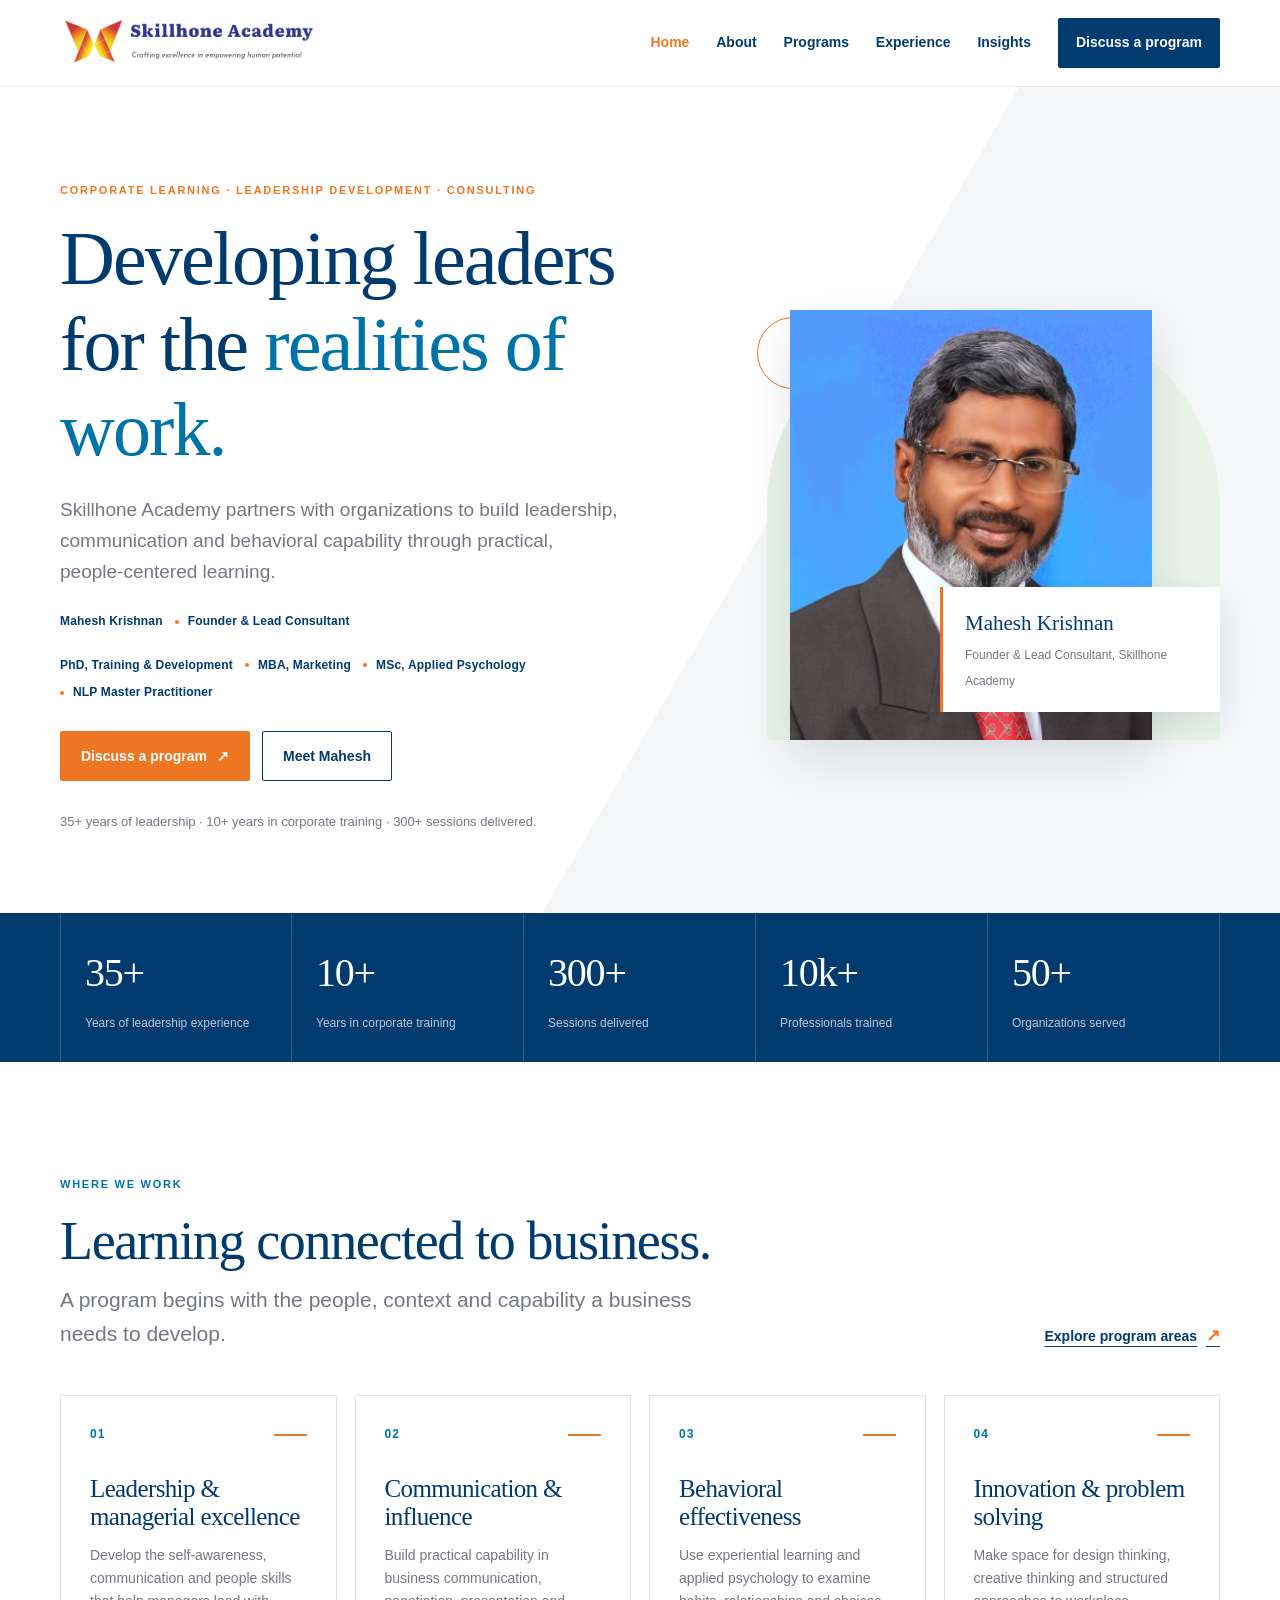
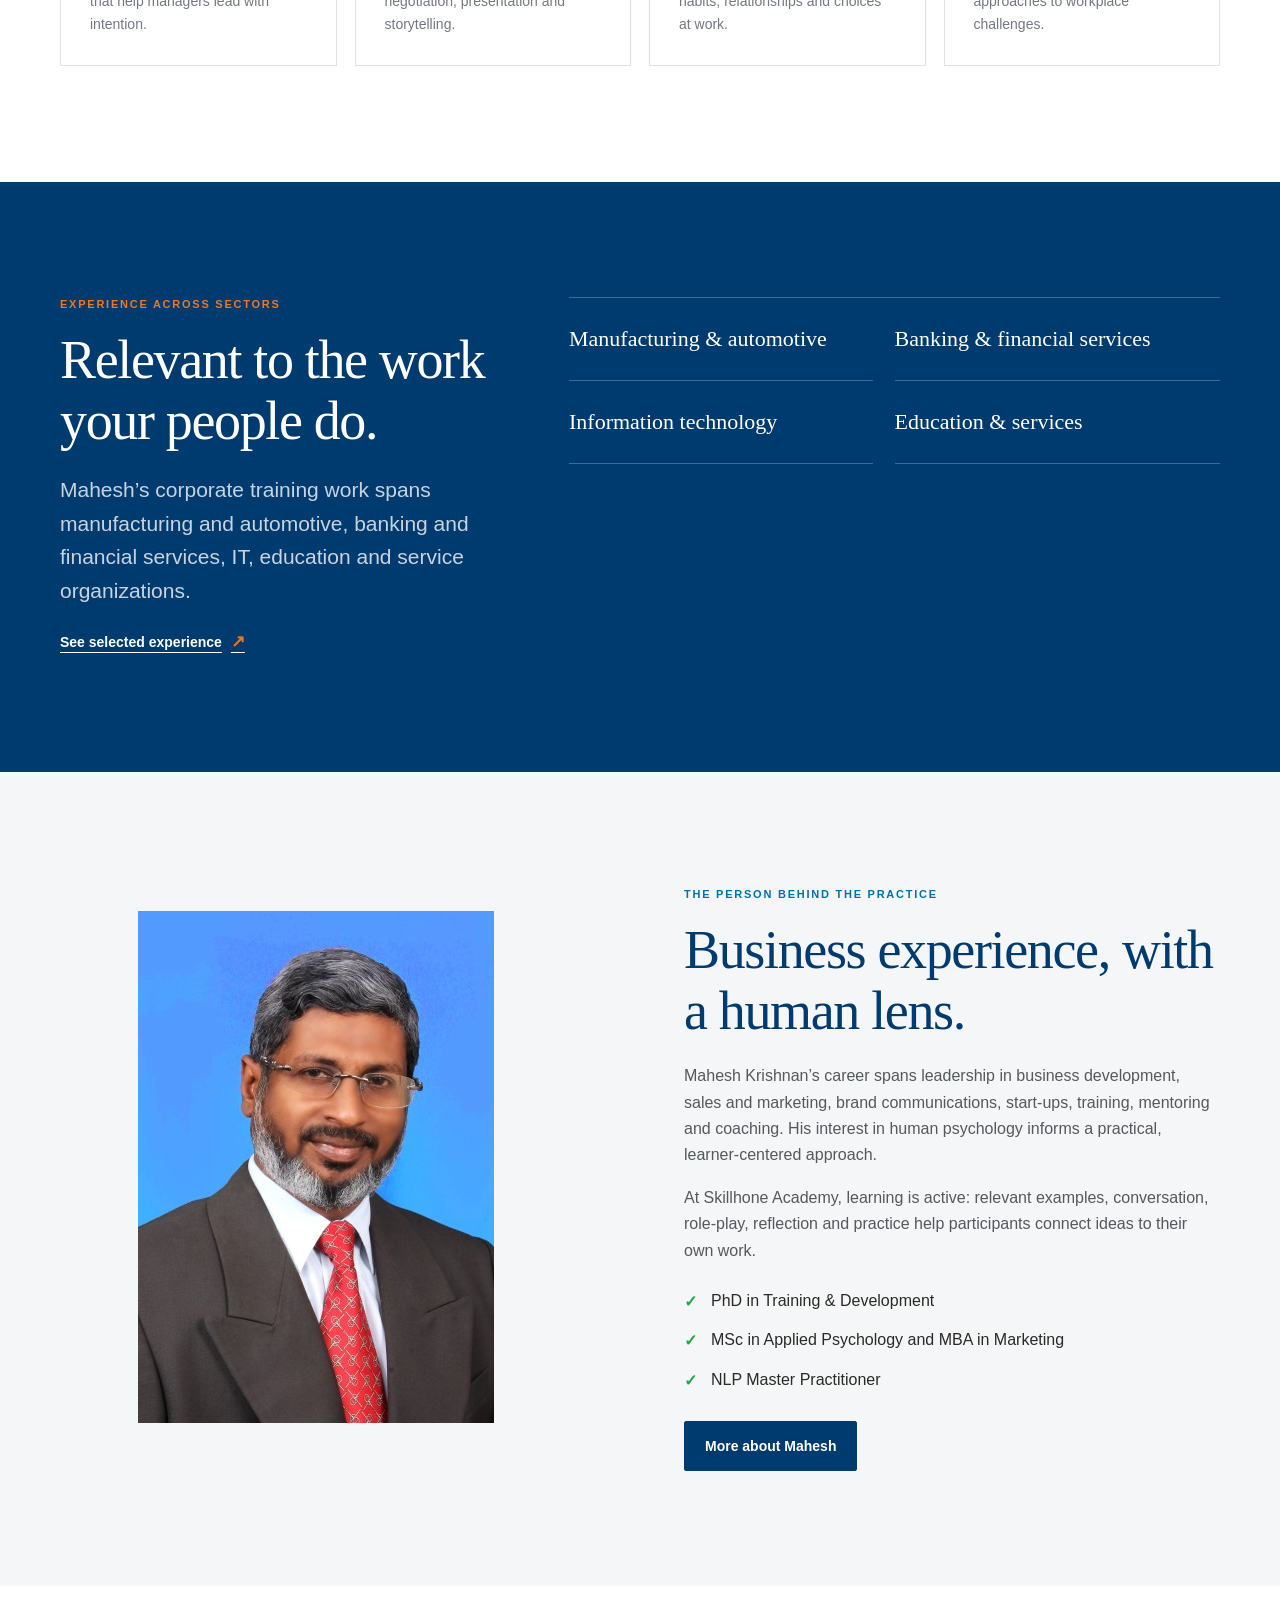
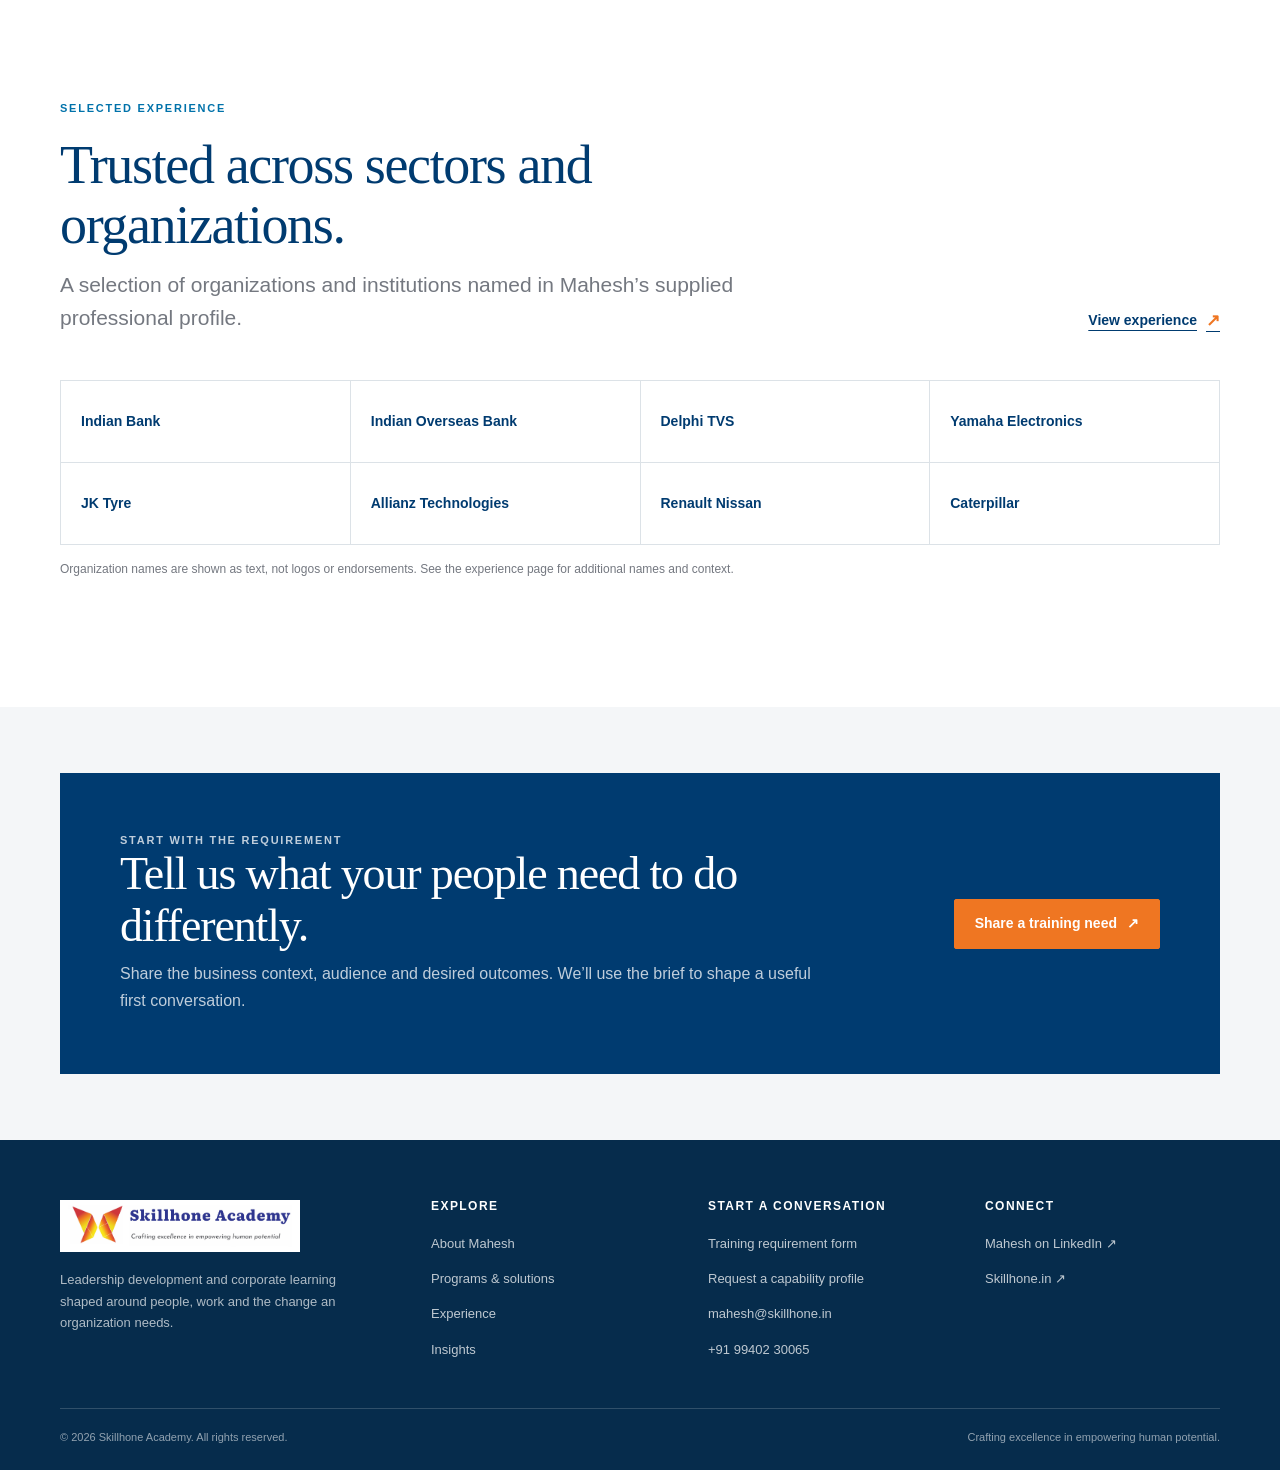
<file: index.html>
<!doctype html>
<html lang="en">
<head>
  <meta charset="utf-8">
  <meta name="viewport" content="width=device-width, initial-scale=1">
  <meta name="description" content="Skillhone Academy works with organizations on leadership development, behavioral learning and corporate training, led by Mahesh Krishnan.">
  <meta name="theme-color" content="#003b70">
  <title>Skillhone Academy | Leadership & Corporate Learning</title>
  <link rel="preload" as="image" href="mahesh-krishnan.jpg">
  <link rel="stylesheet" href="styles.css">
  <script src="site.js" defer></script>
</head>
<body>
  <a class="skip-link" href="#main">Skip to content</a>
  <header class="site-header">
    <div class="header-inner">
      <a class="brand" href="index.html" aria-label="Skillhone Academy home"><img src="skillhone-logo.jpg" alt="Skillhone Academy — Crafting excellence in empowering human potential"></a>
      <button class="menu-toggle" type="button" aria-expanded="false" aria-controls="primary-navigation" aria-label="Open navigation"><svg viewBox="0 0 24 24" fill="none" stroke="currentColor" stroke-width="1.8" aria-hidden="true"><path d="M3 6h18M3 12h18M3 18h18"/></svg></button>
      <nav class="main-nav" id="primary-navigation" aria-label="Main navigation">
        <a href="index.html" aria-current="page">Home</a><a href="about.html">About</a><a href="programs.html">Programs</a><a href="impact.html">Experience</a><a href="insights.html">Insights</a><a class="nav-cta" href="contact.html#requirement">Discuss a program</a>
      </nav>
    </div>
  </header>
  <main id="main">
    <section class="hero">
      <div class="container hero-grid">
        <div>
          <p class="eyebrow">Corporate learning · Leadership development · Consulting</p>
          <h1>Developing leaders for the <span>realities of work.</span></h1>
          <p class="hero-copy">Skillhone Academy partners with organizations to build leadership, communication and behavioral capability through practical, people-centered learning.</p>
          <p class="credential-line"><span>Mahesh Krishnan</span><span>Founder &amp; Lead Consultant</span></p>
          <div class="credential-line"><span>PhD, Training &amp; Development</span><span>MBA, Marketing</span><span>MSc, Applied Psychology</span><span>NLP Master Practitioner</span></div>
          <div class="button-row"><a class="button button-accent" href="contact.html#requirement">Discuss a program <span aria-hidden="true">↗</span></a><a class="button button-outline" href="about.html">Meet Mahesh</a></div>
          <p class="hero-note">35+ years of leadership · 10+ years in corporate training · 300+ sessions delivered.</p>
        </div>
        <div class="hero-art">
          <img class="portrait" src="mahesh-krishnan.jpg" alt="Mahesh Krishnan, Founder and Lead Consultant of Skillhone Academy" width="356" height="512">
          <div class="portrait-caption"><strong>Mahesh Krishnan</strong><span>Founder &amp; Lead Consultant, Skillhone Academy</span></div>
        </div>
      </div>
    </section>
    <section class="metric-band" aria-label="Experience at a glance">
      <div class="container metrics">
        <div class="metric"><strong>35+</strong><span>Years of leadership experience</span></div>
        <div class="metric"><strong>10+</strong><span>Years in corporate training</span></div>
        <div class="metric"><strong>300+</strong><span>Sessions delivered</span></div>
        <div class="metric"><strong>10k+</strong><span>Professionals trained</span></div>
        <div class="metric"><strong>50+</strong><span>Organizations served</span></div>
      </div>
    </section>
    <section class="section">
      <div class="container">
        <div class="section-intro"><div><p class="eyebrow">Where we work</p><h2>Learning connected to business.</h2><p class="lede">A program begins with the people, context and capability a business needs to develop.</p></div><a class="text-link" href="programs.html">Explore program areas</a></div>
        <div class="card-grid four">
          <article class="service-card"><div class="card-index">01</div><h3>Leadership &amp; managerial excellence</h3><p>Develop the self-awareness, communication and people skills that help managers lead with intention.</p></article>
          <article class="service-card"><div class="card-index">02</div><h3>Communication &amp; influence</h3><p>Build practical capability in business communication, negotiation, presentation and storytelling.</p></article>
          <article class="service-card"><div class="card-index">03</div><h3>Behavioral effectiveness</h3><p>Use experiential learning and applied psychology to examine habits, relationships and choices at work.</p></article>
          <article class="service-card"><div class="card-index">04</div><h3>Innovation &amp; problem solving</h3><p>Make space for design thinking, creative thinking and structured approaches to workplace challenges.</p></article>
        </div>
      </div>
    </section>
    <section class="section section-blue">
      <div class="container industry-layout">
        <div><p class="eyebrow">Experience across sectors</p><h2>Relevant to the work your people do.</h2><p class="lede">Mahesh’s corporate training work spans manufacturing and automotive, banking and financial services, IT, education and service organizations.</p><a class="text-link" href="impact.html">See selected experience</a></div>
        <div class="industry-list" aria-label="Sectors served"><div class="industry-item">Manufacturing &amp; automotive</div><div class="industry-item">Banking &amp; financial services</div><div class="industry-item">Information technology</div><div class="industry-item">Education &amp; services</div></div>
      </div>
    </section>
    <section class="section section-cloud">
      <div class="container split">
        <div class="split-photo"><img src="mahesh-krishnan.jpg" alt="Mahesh Krishnan" loading="lazy" width="356" height="512"></div>
        <div><p class="eyebrow">The person behind the practice</p><h2>Business experience, with a human lens.</h2><div class="bio-copy"><p>Mahesh Krishnan’s career spans leadership in business development, sales and marketing, brand communications, start-ups, training, mentoring and coaching. His interest in human psychology informs a practical, learner-centered approach.</p><p>At Skillhone Academy, learning is active: relevant examples, conversation, role-play, reflection and practice help participants connect ideas to their own work.</p></div><ul class="check-list"><li>PhD in Training &amp; Development</li><li>MSc in Applied Psychology and MBA in Marketing</li><li>NLP Master Practitioner</li></ul><div class="button-row"><a class="button" href="about.html">More about Mahesh</a></div></div>
      </div>
    </section>
    <section class="section">
      <div class="container">
        <div class="section-intro"><div><p class="eyebrow">Selected experience</p><h2>Trusted across sectors and organizations.</h2><p class="lede">A selection of organizations and institutions named in Mahesh’s supplied professional profile.</p></div><a class="text-link" href="impact.html">View experience</a></div>
        <div class="logo-wall" aria-label="Selected organizations named in the profile">
          <div class="logo-name">Indian Bank</div><div class="logo-name">Indian Overseas Bank</div><div class="logo-name">Delphi TVS</div><div class="logo-name">Yamaha Electronics</div>
          <div class="logo-name">JK Tyre</div><div class="logo-name">Allianz Technologies</div><div class="logo-name">Renault Nissan</div><div class="logo-name">Caterpillar</div>
        </div>
        <p class="tiny-note">Organization names are shown as text, not logos or endorsements. See the experience page for additional names and context.</p>
      </div>
    </section>
    <section class="section compact section-cloud">
      <div class="container"><div class="cta-panel"><div><p class="eyebrow">Start with the requirement</p><h2>Tell us what your people need to do differently.</h2><p>Share the business context, audience and desired outcomes. We’ll use the brief to shape a useful first conversation.</p></div><a class="button button-accent" href="contact.html#requirement">Share a training need <span aria-hidden="true">↗</span></a></div></div>
    </section>
  </main>
  <footer class="site-footer">
    <div class="container"><div class="footer-top">
      <div class="footer-brand"><img class="footer-logo" src="skillhone-logo.jpg" alt="Skillhone Academy"><p>Leadership development and corporate learning shaped around people, work and the change an organization needs.</p></div>
      <div class="footer-col"><h2>Explore</h2><ul><li><a href="about.html">About Mahesh</a></li><li><a href="programs.html">Programs &amp; solutions</a></li><li><a href="impact.html">Experience</a></li><li><a href="insights.html">Insights</a></li></ul></div>
      <div class="footer-col"><h2>Start a conversation</h2><ul><li><a href="contact.html#requirement">Training requirement form</a></li><li><a href="contact.html#requirement">Request a capability profile</a></li><li><a href="mailto:mahesh@skillhone.in">mahesh@skillhone.in</a></li><li><a href="tel:+919940230065">+91 99402 30065</a></li></ul></div>
      <div class="footer-col"><h2>Connect</h2><ul><li><a href="https://www.linkedin.com/in/maheshkrishnan-7178616/" target="_blank" rel="noreferrer">Mahesh on LinkedIn ↗</a></li><li><a href="https://skillhone.in/" target="_blank" rel="noreferrer">Skillhone.in ↗</a></li></ul></div>
    </div><div class="footer-bottom"><p>© <span data-year>2026</span> Skillhone Academy. All rights reserved.</p><p>Crafting excellence in empowering human potential.</p></div></div>
  </footer>
</body>
</html>
</file>
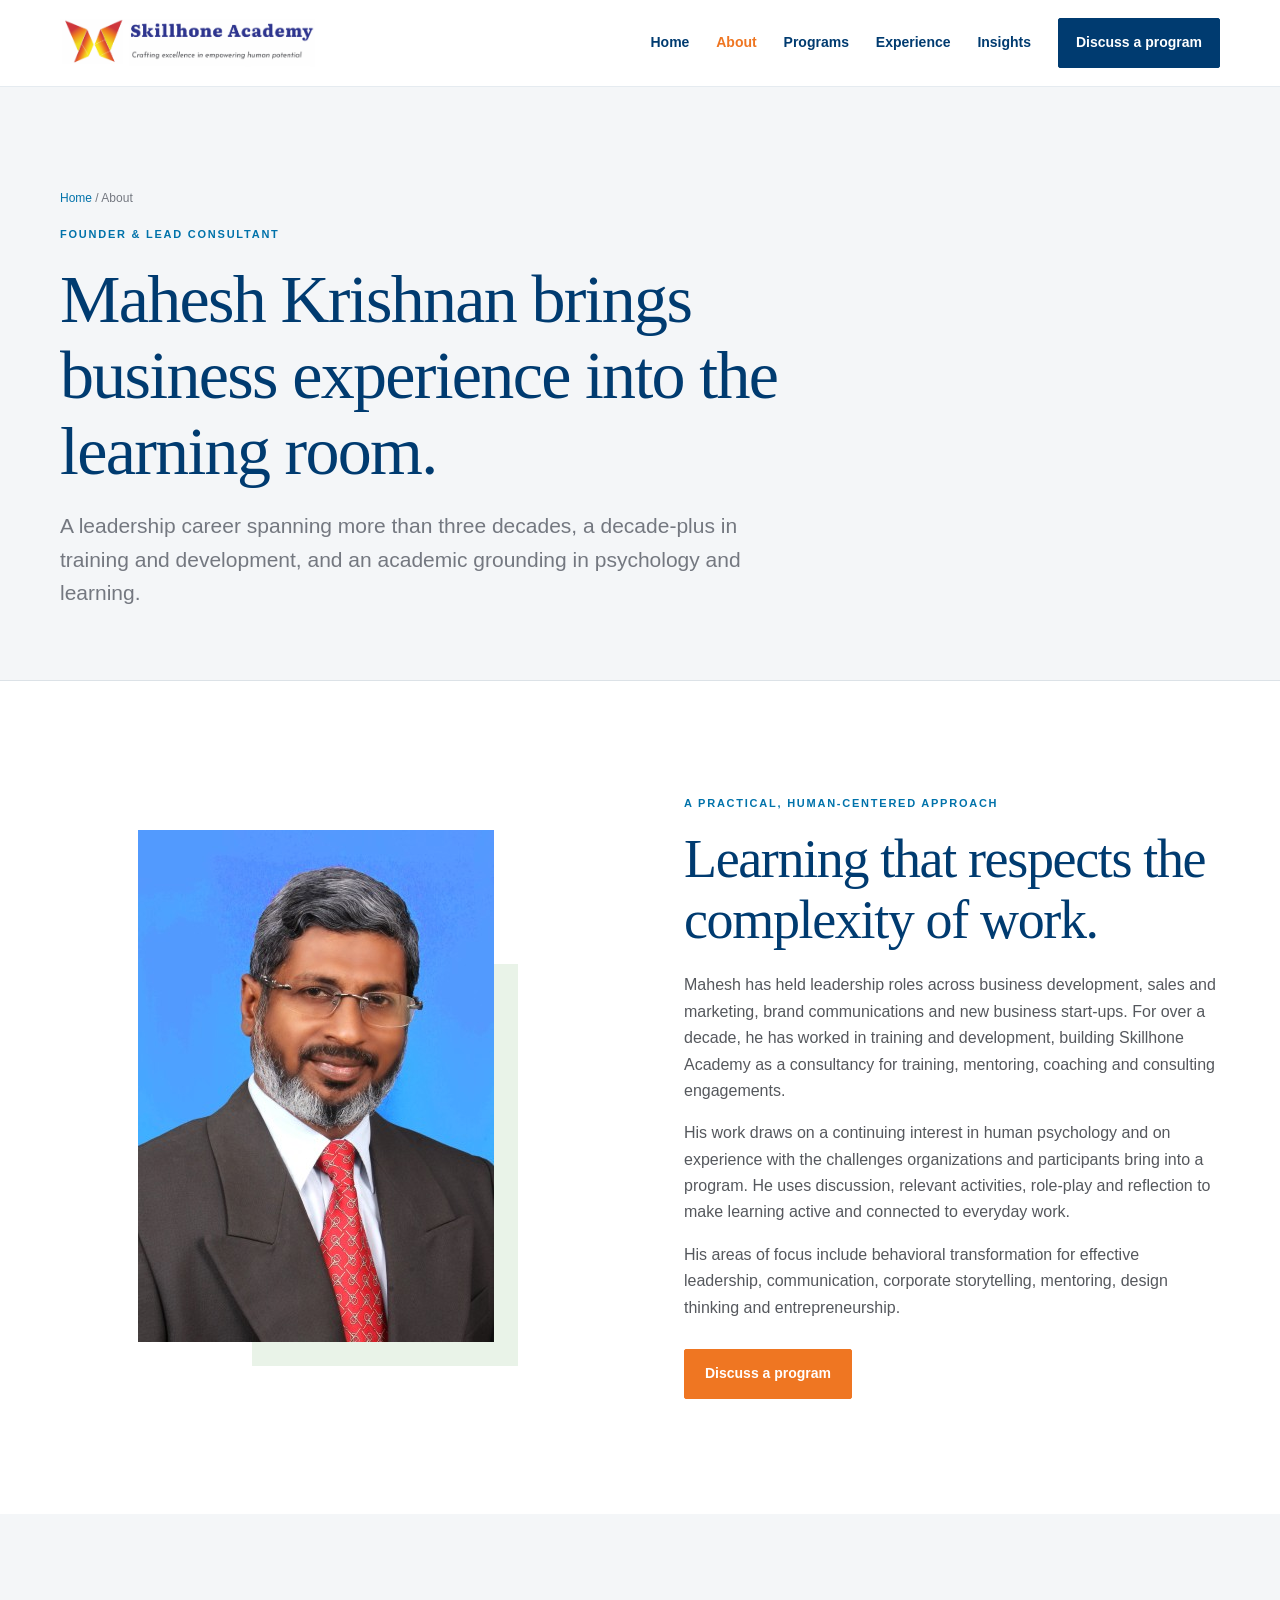
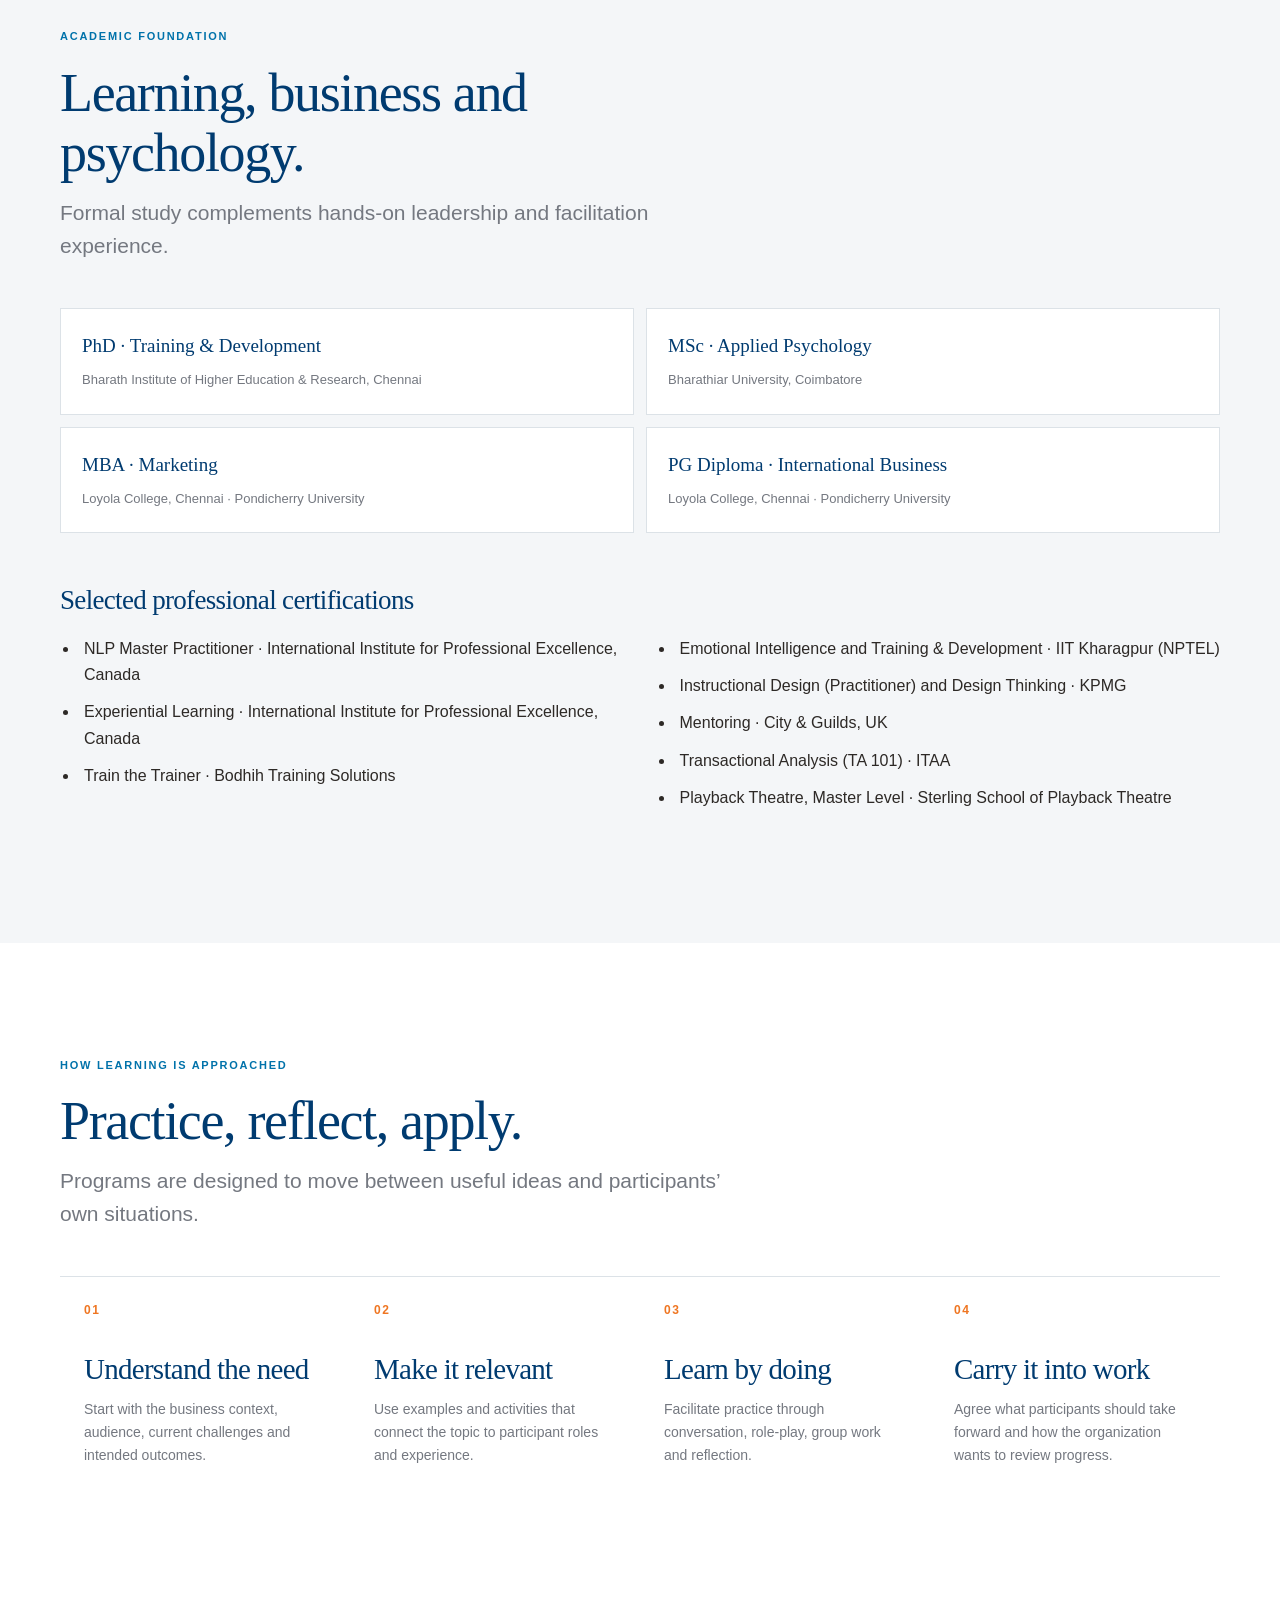
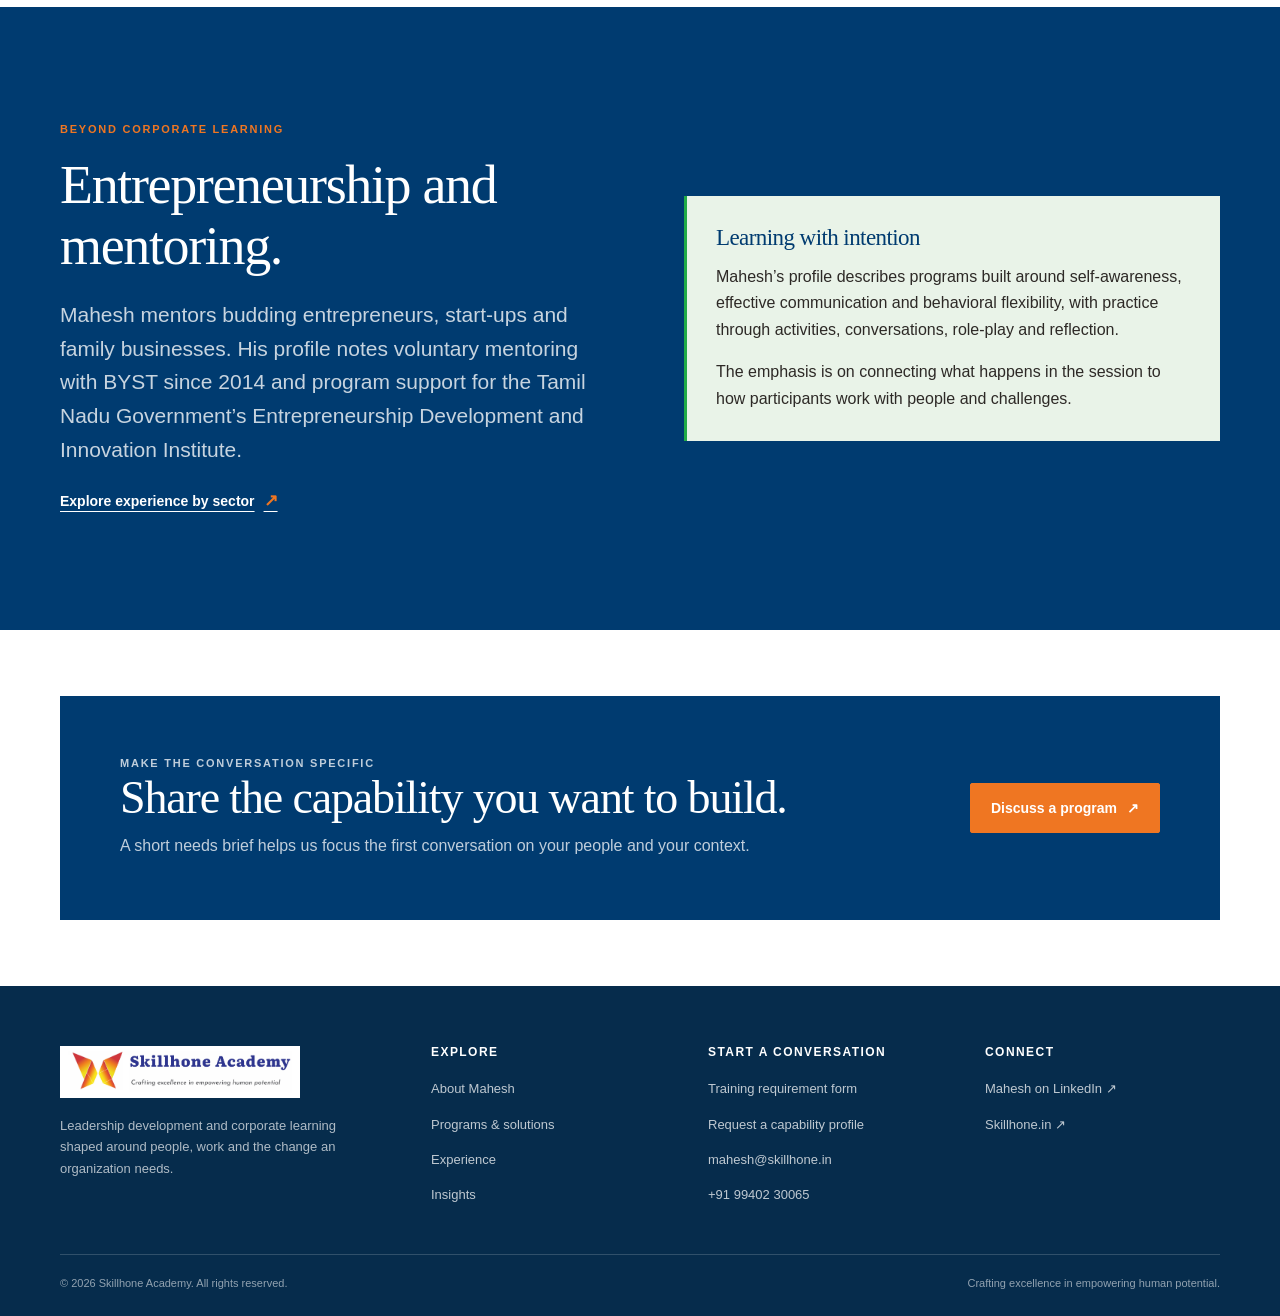
<file: about.html>
<!doctype html>
<html lang="en">
<head>
  <meta charset="utf-8"><meta name="viewport" content="width=device-width, initial-scale=1">
  <meta name="description" content="Meet Mahesh Krishnan, Founder and Lead Consultant at Skillhone Academy, with a background in leadership, training and development, marketing and applied psychology.">
  <meta name="theme-color" content="#003b70"><title>About Mahesh Krishnan | Skillhone Academy</title>
  <link rel="stylesheet" href="styles.css"><script src="site.js" defer></script>
</head>
<body>
  <a class="skip-link" href="#main">Skip to content</a>
  <header class="site-header"><div class="header-inner">
    <a class="brand" href="index.html" aria-label="Skillhone Academy home"><img src="skillhone-logo.jpg" alt="Skillhone Academy — Crafting excellence in empowering human potential"></a>
    <button class="menu-toggle" type="button" aria-expanded="false" aria-controls="primary-navigation" aria-label="Open navigation"><svg viewBox="0 0 24 24" fill="none" stroke="currentColor" stroke-width="1.8" aria-hidden="true"><path d="M3 6h18M3 12h18M3 18h18"/></svg></button>
    <nav class="main-nav" id="primary-navigation" aria-label="Main navigation"><a href="index.html">Home</a><a href="about.html" aria-current="page">About</a><a href="programs.html">Programs</a><a href="impact.html">Experience</a><a href="insights.html">Insights</a><a class="nav-cta" href="contact.html#requirement">Discuss a program</a></nav>
  </div></header>
  <main id="main">
    <section class="page-hero"><div class="container"><p class="breadcrumb"><a href="index.html">Home</a> / About</p><p class="eyebrow">Founder &amp; Lead Consultant</p><h1>Mahesh Krishnan brings business experience into the learning room.</h1><p class="lede">A leadership career spanning more than three decades, a decade-plus in training and development, and an academic grounding in psychology and learning.</p></div></section>
    <section class="section"><div class="container split">
      <div class="split-photo"><img src="mahesh-krishnan.jpg" alt="Portrait of Mahesh Krishnan" width="356" height="512"></div>
      <div><p class="eyebrow">A practical, human-centered approach</p><h2>Learning that respects the complexity of work.</h2>
        <div class="bio-copy"><p>Mahesh has held leadership roles across business development, sales and marketing, brand communications and new business start-ups. For over a decade, he has worked in training and development, building Skillhone Academy as a consultancy for training, mentoring, coaching and consulting engagements.</p><p>His work draws on a continuing interest in human psychology and on experience with the challenges organizations and participants bring into a program. He uses discussion, relevant activities, role-play and reflection to make learning active and connected to everyday work.</p><p>His areas of focus include behavioral transformation for effective leadership, communication, corporate storytelling, mentoring, design thinking and entrepreneurship.</p></div>
        <div class="button-row"><a class="button button-accent" href="contact.html#requirement">Discuss a program</a></div>
      </div>
    </div></section>
    <section class="section section-cloud"><div class="container">
      <div class="section-intro"><div><p class="eyebrow">Academic foundation</p><h2>Learning, business and psychology.</h2><p class="lede">Formal study complements hands-on leadership and facilitation experience.</p></div></div>
      <div class="credential-list">
        <div class="credential-card"><strong>PhD · Training &amp; Development</strong><span>Bharath Institute of Higher Education &amp; Research, Chennai</span></div>
        <div class="credential-card"><strong>MSc · Applied Psychology</strong><span>Bharathiar University, Coimbatore</span></div>
        <div class="credential-card"><strong>MBA · Marketing</strong><span>Loyola College, Chennai · Pondicherry University</span></div>
        <div class="credential-card"><strong>PG Diploma · International Business</strong><span>Loyola College, Chennai · Pondicherry University</span></div>
      </div>
      <h3 class="group-title">Selected professional certifications</h3>
      <ul class="cert-list">
        <li>NLP Master Practitioner · International Institute for Professional Excellence, Canada</li>
        <li>Experiential Learning · International Institute for Professional Excellence, Canada</li>
        <li>Train the Trainer · Bodhih Training Solutions</li>
        <li>Emotional Intelligence and Training &amp; Development · IIT Kharagpur (NPTEL)</li>
        <li>Instructional Design (Practitioner) and Design Thinking · KPMG</li>
        <li>Mentoring · City &amp; Guilds, UK</li>
        <li>Transactional Analysis (TA 101) · ITAA</li>
        <li>Playback Theatre, Master Level · Sterling School of Playback Theatre</li>
      </ul>
    </div></section>
    <section class="section"><div class="container">
      <div class="section-intro"><div><p class="eyebrow">How learning is approached</p><h2>Practice, reflect, apply.</h2><p class="lede">Programs are designed to move between useful ideas and participants’ own situations.</p></div></div>
      <div class="process-grid">
        <article class="process-step"><h3>Understand the need</h3><p>Start with the business context, audience, current challenges and intended outcomes.</p></article>
        <article class="process-step"><h3>Make it relevant</h3><p>Use examples and activities that connect the topic to participant roles and experience.</p></article>
        <article class="process-step"><h3>Learn by doing</h3><p>Facilitate practice through conversation, role-play, group work and reflection.</p></article>
        <article class="process-step"><h3>Carry it into work</h3><p>Agree what participants should take forward and how the organization wants to review progress.</p></article>
      </div>
    </div></section>
    <section class="section section-blue"><div class="container split">
      <div><p class="eyebrow">Beyond corporate learning</p><h2>Entrepreneurship and mentoring.</h2><p class="lede">Mahesh mentors budding entrepreneurs, start-ups and family businesses. His profile notes voluntary mentoring with BYST since 2014 and program support for the Tamil Nadu Government’s Entrepreneurship Development and Innovation Institute.</p><a class="text-link" href="impact.html">Explore experience by sector</a></div>
      <div class="delivery-box"><h3>Learning with intention</h3><p>Mahesh’s profile describes programs built around self-awareness, effective communication and behavioral flexibility, with practice through activities, conversations, role-play and reflection.</p><p>The emphasis is on connecting what happens in the session to how participants work with people and challenges.</p></div>
    </div></section>
    <section class="section compact"><div class="container"><div class="cta-panel"><div><p class="eyebrow">Make the conversation specific</p><h2>Share the capability you want to build.</h2><p>A short needs brief helps us focus the first conversation on your people and your context.</p></div><a class="button button-accent" href="contact.html#requirement">Discuss a program <span aria-hidden="true">↗</span></a></div></div></section>
  </main>
  <footer class="site-footer"><div class="container"><div class="footer-top">
    <div class="footer-brand"><img class="footer-logo" src="skillhone-logo.jpg" alt="Skillhone Academy"><p>Leadership development and corporate learning shaped around people, work and the change an organization needs.</p></div>
    <div class="footer-col"><h2>Explore</h2><ul><li><a href="about.html">About Mahesh</a></li><li><a href="programs.html">Programs &amp; solutions</a></li><li><a href="impact.html">Experience</a></li><li><a href="insights.html">Insights</a></li></ul></div>
    <div class="footer-col"><h2>Start a conversation</h2><ul><li><a href="contact.html#requirement">Training requirement form</a></li><li><a href="contact.html#requirement">Request a capability profile</a></li><li><a href="mailto:mahesh@skillhone.in">mahesh@skillhone.in</a></li><li><a href="tel:+919940230065">+91 99402 30065</a></li></ul></div>
    <div class="footer-col"><h2>Connect</h2><ul><li><a href="https://www.linkedin.com/in/maheshkrishnan-7178616/" target="_blank" rel="noreferrer">Mahesh on LinkedIn ↗</a></li><li><a href="https://skillhone.in/" target="_blank" rel="noreferrer">Skillhone.in ↗</a></li></ul></div>
  </div><div class="footer-bottom"><p>© <span data-year>2026</span> Skillhone Academy. All rights reserved.</p><p>Crafting excellence in empowering human potential.</p></div></div></footer>
</body>
</html>
</file>
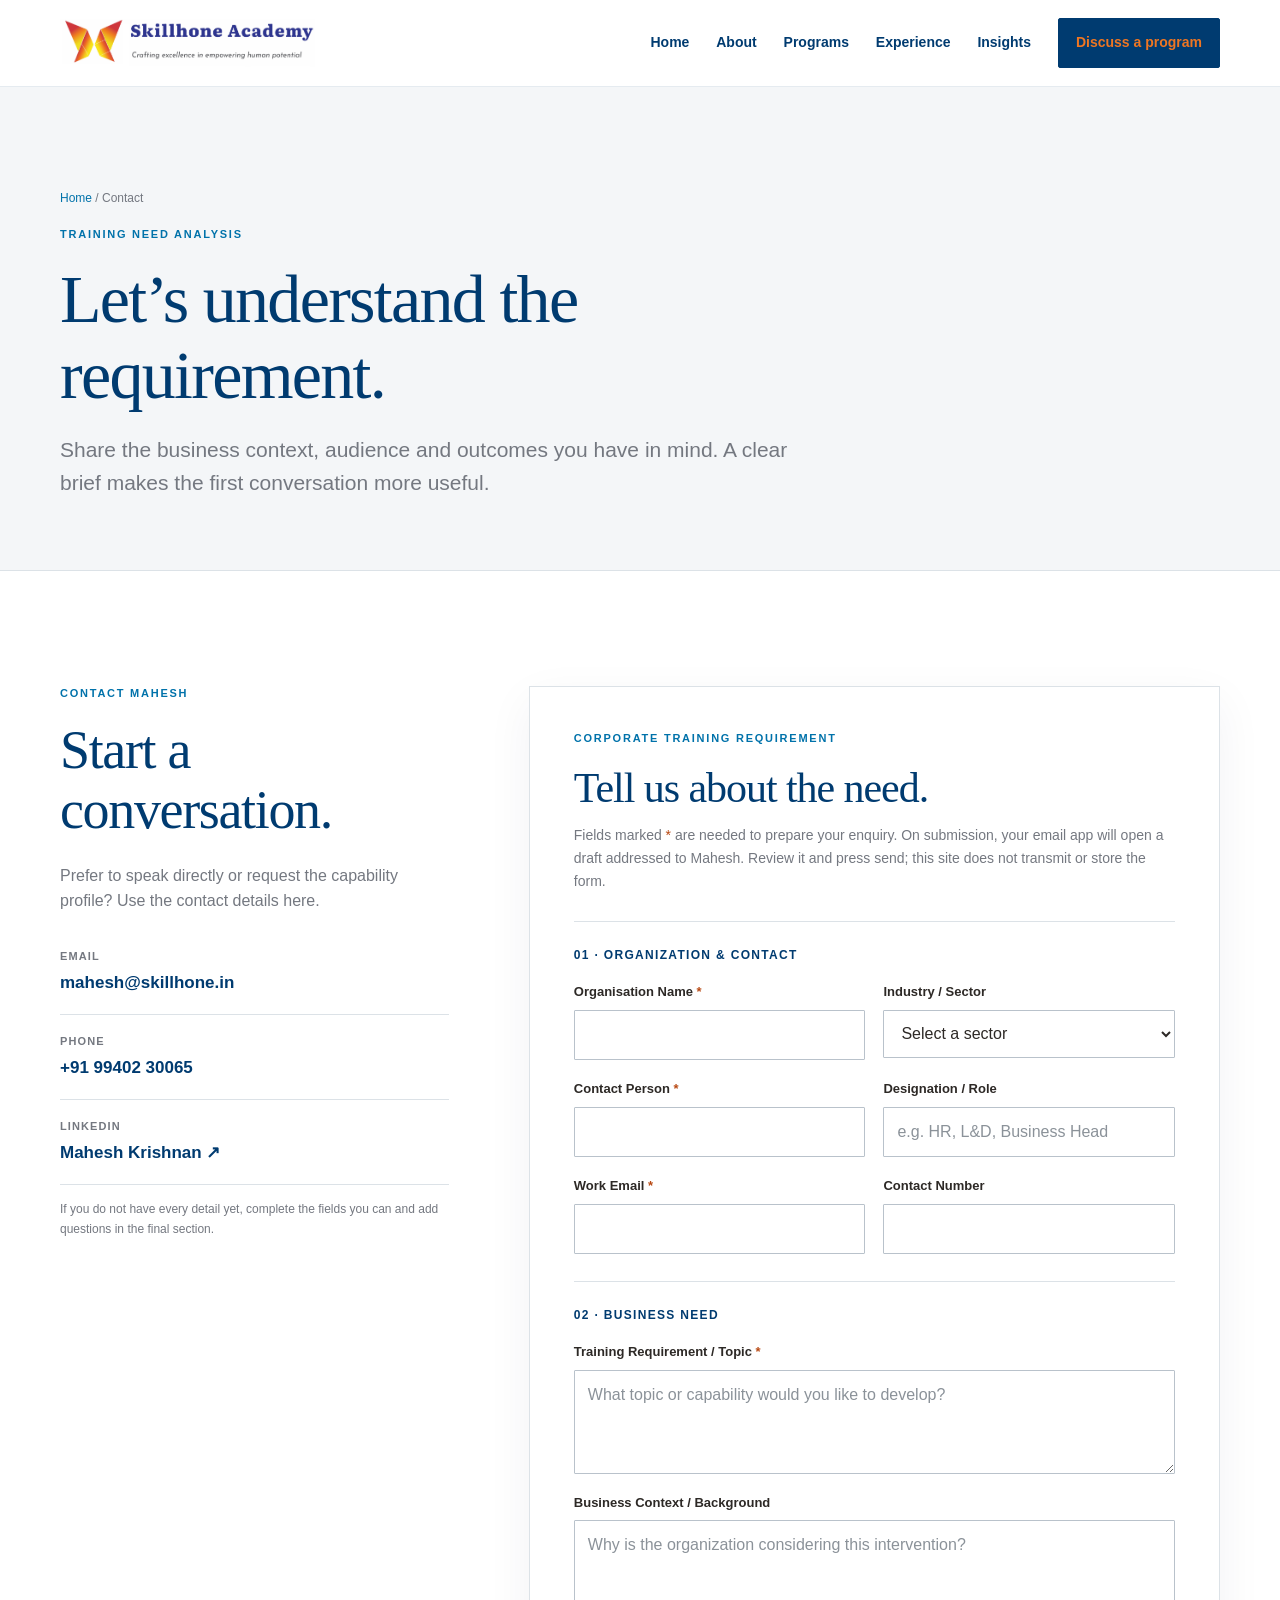
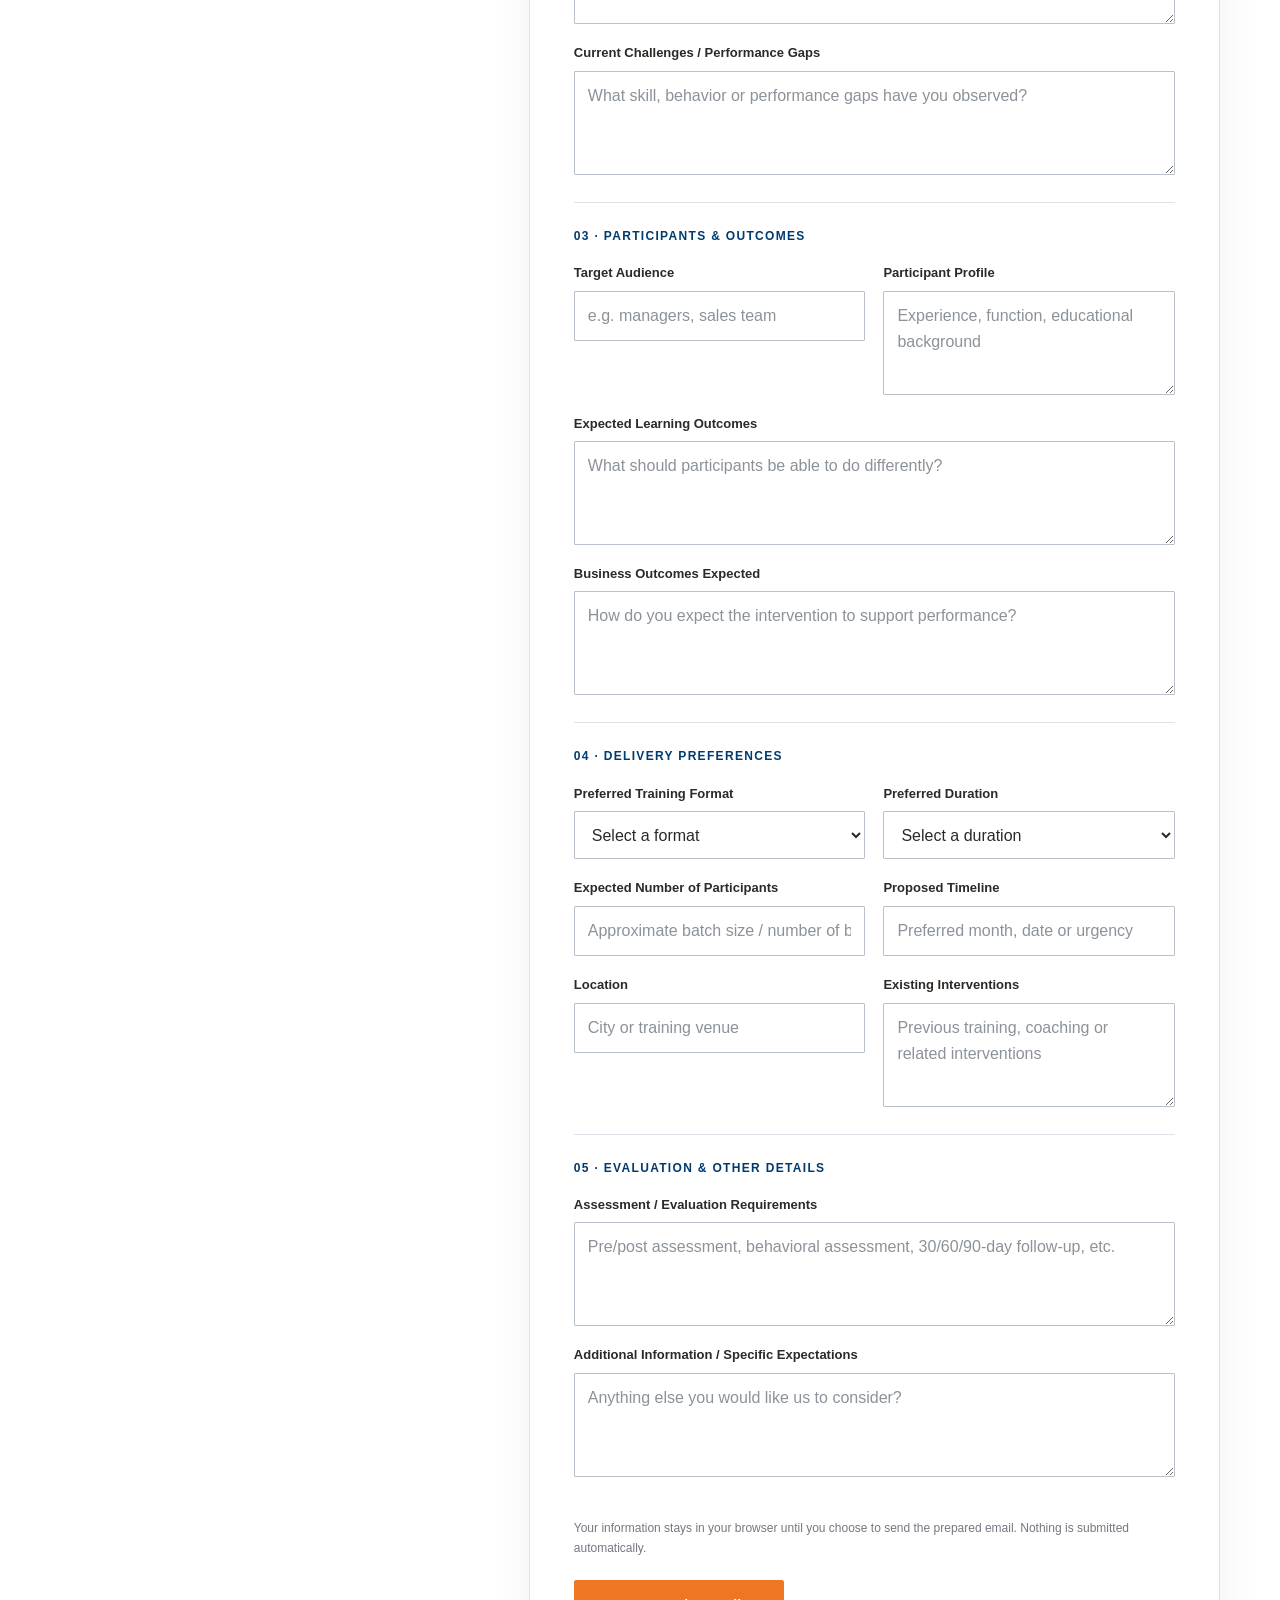
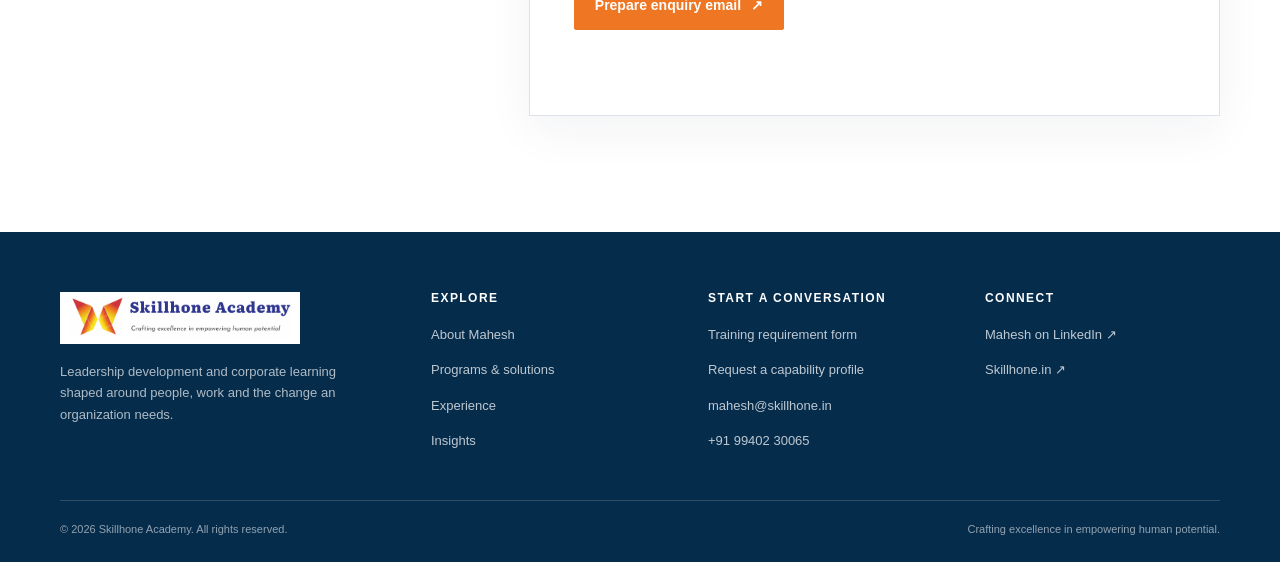
<file: contact.html>
<!doctype html>
<html lang="en">
<head>
  <meta charset="utf-8"><meta name="viewport" content="width=device-width, initial-scale=1">
  <meta name="description" content="Share a corporate training requirement with Skillhone Academy. Capture the business context, participant audience, learning outcomes and delivery preferences.">
  <meta name="theme-color" content="#003b70"><title>Discuss a Program | Skillhone Academy</title>
  <link rel="stylesheet" href="styles.css"><script src="site.js" defer></script>
</head>
<body>
  <a class="skip-link" href="#main">Skip to content</a>
  <header class="site-header"><div class="header-inner">
    <a class="brand" href="index.html" aria-label="Skillhone Academy home"><img src="skillhone-logo.jpg" alt="Skillhone Academy — Crafting excellence in empowering human potential"></a>
    <button class="menu-toggle" type="button" aria-expanded="false" aria-controls="primary-navigation" aria-label="Open navigation"><svg viewBox="0 0 24 24" fill="none" stroke="currentColor" stroke-width="1.8" aria-hidden="true"><path d="M3 6h18M3 12h18M3 18h18"/></svg></button>
    <nav class="main-nav" id="primary-navigation" aria-label="Main navigation"><a href="index.html">Home</a><a href="about.html">About</a><a href="programs.html">Programs</a><a href="impact.html">Experience</a><a href="insights.html">Insights</a><a class="nav-cta" href="contact.html#requirement" aria-current="page">Discuss a program</a></nav>
  </div></header>
  <main id="main">
    <section class="page-hero"><div class="container"><p class="breadcrumb"><a href="index.html">Home</a> / Contact</p><p class="eyebrow">Training need analysis</p><h1>Let’s understand the requirement.</h1><p class="lede">Share the business context, audience and outcomes you have in mind. A clear brief makes the first conversation more useful.</p></div></section>
    <section class="section" id="requirement"><div class="container contact-grid">
      <aside class="contact-info" aria-label="Contact details"><p class="eyebrow">Contact Mahesh</p><h2>Start a conversation.</h2><p class="lede" style="font-size:16px">Prefer to speak directly or request the capability profile? Use the contact details here.</p>
        <a class="contact-method" href="mailto:mahesh@skillhone.in"><span>Email</span><strong>mahesh@skillhone.in</strong></a>
        <a class="contact-method" href="tel:+919940230065"><span>Phone</span><strong>+91 99402 30065</strong></a>
        <a class="contact-method" href="https://www.linkedin.com/in/maheshkrishnan-7178616/" target="_blank" rel="noreferrer"><span>LinkedIn</span><strong>Mahesh Krishnan ↗</strong></a>
        <p class="tiny-note">If you do not have every detail yet, complete the fields you can and add questions in the final section.</p>
      </aside>
      <div class="form-shell">
        <p class="eyebrow">Corporate training requirement</p><h2>Tell us about the need.</h2>
        <p class="form-intro">Fields marked <span style="color:#b84913">*</span> are needed to prepare your enquiry. On submission, your email app will open a draft addressed to Mahesh. Review it and press send; this site does not transmit or store the form.</p>
        <form id="requirement-form">
          <div class="form-group"><h3>01 · Organization &amp; contact</h3>
            <div class="field"><label for="organisation">Organisation Name <span class="required">*</span></label><input id="organisation" name="organisation" autocomplete="organization" required></div>
            <div class="field"><label for="industry">Industry / Sector</label><select id="industry" name="industry"><option value="">Select a sector</option><option>Manufacturing</option><option>Automotive</option><option>Banking &amp; Financial Services</option><option>Information Technology</option><option>Pharma / Healthcare</option><option>Education</option><option>Professional Services</option><option>Other</option></select></div>
            <div class="field"><label for="contactPerson">Contact Person <span class="required">*</span></label><input id="contactPerson" name="contactPerson" autocomplete="name" required></div>
            <div class="field"><label for="designation">Designation / Role</label><input id="designation" name="designation" autocomplete="organization-title" placeholder="e.g. HR, L&amp;D, Business Head"></div>
            <div class="field"><label for="email">Work Email <span class="required">*</span></label><input id="email" name="email" type="email" autocomplete="email" required></div>
            <div class="field"><label for="phone">Contact Number</label><input id="phone" name="phone" type="tel" autocomplete="tel"></div>
          </div>
          <div class="form-group"><h3>02 · Business need</h3>
            <div class="field full"><label for="topic">Training Requirement / Topic <span class="required">*</span></label><textarea id="topic" name="topic" placeholder="What topic or capability would you like to develop?" required></textarea></div>
            <div class="field full"><label for="businessContext">Business Context / Background</label><textarea id="businessContext" name="businessContext" placeholder="Why is the organization considering this intervention?"></textarea></div>
            <div class="field full"><label for="challenges">Current Challenges / Performance Gaps</label><textarea id="challenges" name="challenges" placeholder="What skill, behavior or performance gaps have you observed?"></textarea></div>
          </div>
          <div class="form-group"><h3>03 · Participants &amp; outcomes</h3>
            <div class="field"><label for="audience">Target Audience</label><input id="audience" name="audience" placeholder="e.g. managers, sales team"></div>
            <div class="field"><label for="participantProfile">Participant Profile</label><textarea id="participantProfile" name="participantProfile" placeholder="Experience, function, educational background"></textarea></div>
            <div class="field full"><label for="learningOutcomes">Expected Learning Outcomes</label><textarea id="learningOutcomes" name="learningOutcomes" placeholder="What should participants be able to do differently?"></textarea></div>
            <div class="field full"><label for="businessOutcomes">Business Outcomes Expected</label><textarea id="businessOutcomes" name="businessOutcomes" placeholder="How do you expect the intervention to support performance?"></textarea></div>
          </div>
          <div class="form-group"><h3>04 · Delivery preferences</h3>
            <div class="field"><label for="format">Preferred Training Format</label><select id="format" name="format"><option value="">Select a format</option><option>Classroom</option><option>Virtual</option><option>Hybrid</option><option>Open to discussion</option></select></div>
            <div class="field"><label for="duration">Preferred Duration</label><select id="duration" name="duration"><option value="">Select a duration</option><option>Half-day</option><option>1 day</option><option>2 days</option><option>Multiple sessions</option><option>Open to discussion</option></select></div>
            <div class="field"><label for="participants">Expected Number of Participants</label><input id="participants" name="participants" placeholder="Approximate batch size / number of batches"></div>
            <div class="field"><label for="timeline">Proposed Timeline</label><input id="timeline" name="timeline" placeholder="Preferred month, date or urgency"></div>
            <div class="field"><label for="location">Location</label><input id="location" name="location" placeholder="City or training venue"></div>
            <div class="field"><label for="interventions">Existing Interventions</label><textarea id="interventions" name="interventions" placeholder="Previous training, coaching or related interventions"></textarea></div>
          </div>
          <div class="form-group"><h3>05 · Evaluation &amp; other details</h3>
            <div class="field full"><label for="assessment">Assessment / Evaluation Requirements</label><textarea id="assessment" name="assessment" placeholder="Pre/post assessment, behavioral assessment, 30/60/90-day follow-up, etc."></textarea></div>
            <div class="field full"><label for="additionalInfo">Additional Information / Specific Expectations</label><textarea id="additionalInfo" name="additionalInfo" placeholder="Anything else you would like us to consider?"></textarea></div>
          </div>
          <p class="form-footnote">Your information stays in your browser until you choose to send the prepared email. Nothing is submitted automatically.</p>
          <button class="button button-accent" type="submit">Prepare enquiry email <span aria-hidden="true">↗</span></button>
          <p class="form-status" id="form-status" role="status" aria-live="polite"></p>
        </form>
      </div>
    </div></section>
  </main>
  <footer class="site-footer"><div class="container"><div class="footer-top">
    <div class="footer-brand"><img class="footer-logo" src="skillhone-logo.jpg" alt="Skillhone Academy"><p>Leadership development and corporate learning shaped around people, work and the change an organization needs.</p></div>
    <div class="footer-col"><h2>Explore</h2><ul><li><a href="about.html">About Mahesh</a></li><li><a href="programs.html">Programs &amp; solutions</a></li><li><a href="impact.html">Experience</a></li><li><a href="insights.html">Insights</a></li></ul></div>
    <div class="footer-col"><h2>Start a conversation</h2><ul><li><a href="#requirement">Training requirement form</a></li><li><a href="#requirement">Request a capability profile</a></li><li><a href="mailto:mahesh@skillhone.in">mahesh@skillhone.in</a></li><li><a href="tel:+919940230065">+91 99402 30065</a></li></ul></div>
    <div class="footer-col"><h2>Connect</h2><ul><li><a href="https://www.linkedin.com/in/maheshkrishnan-7178616/" target="_blank" rel="noreferrer">Mahesh on LinkedIn ↗</a></li><li><a href="https://skillhone.in/" target="_blank" rel="noreferrer">Skillhone.in ↗</a></li></ul></div>
  </div><div class="footer-bottom"><p>© <span data-year>2026</span> Skillhone Academy. All rights reserved.</p><p>Crafting excellence in empowering human potential.</p></div></div></footer>
</body>
</html>
</file>
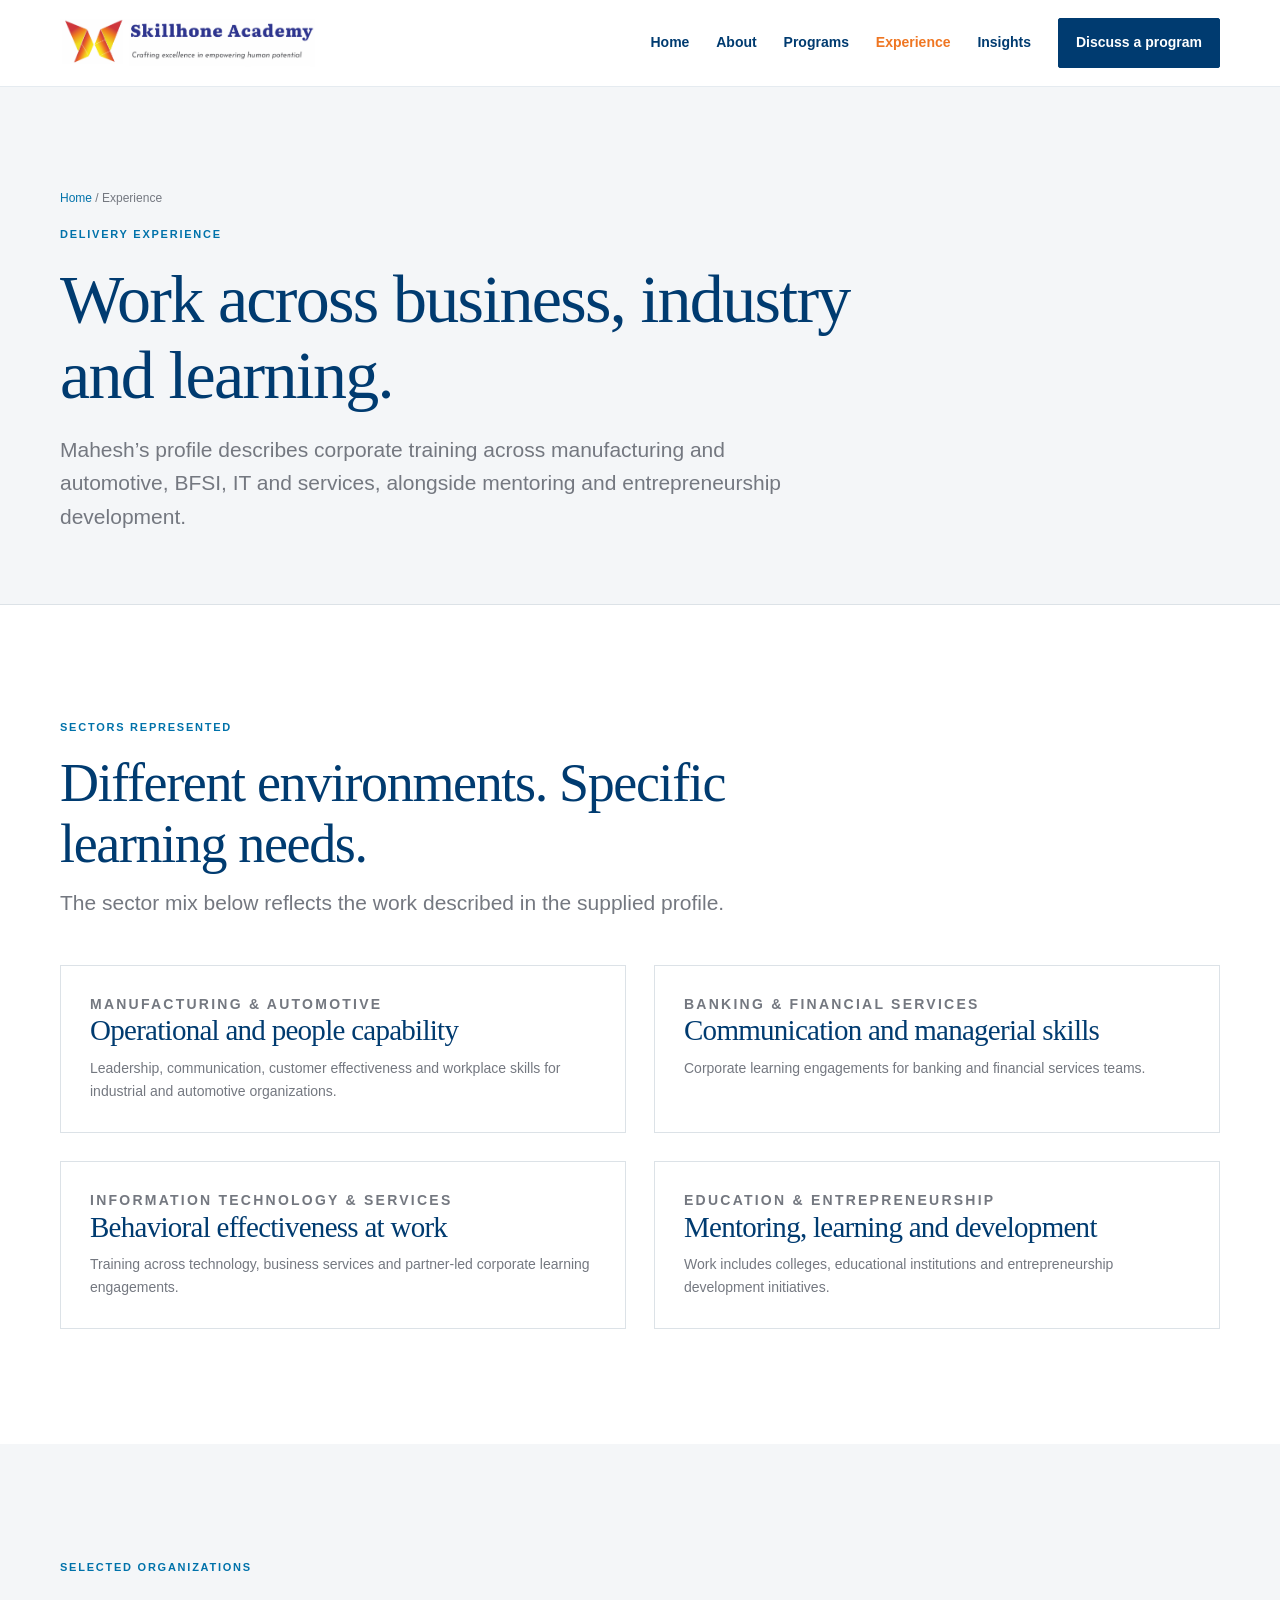
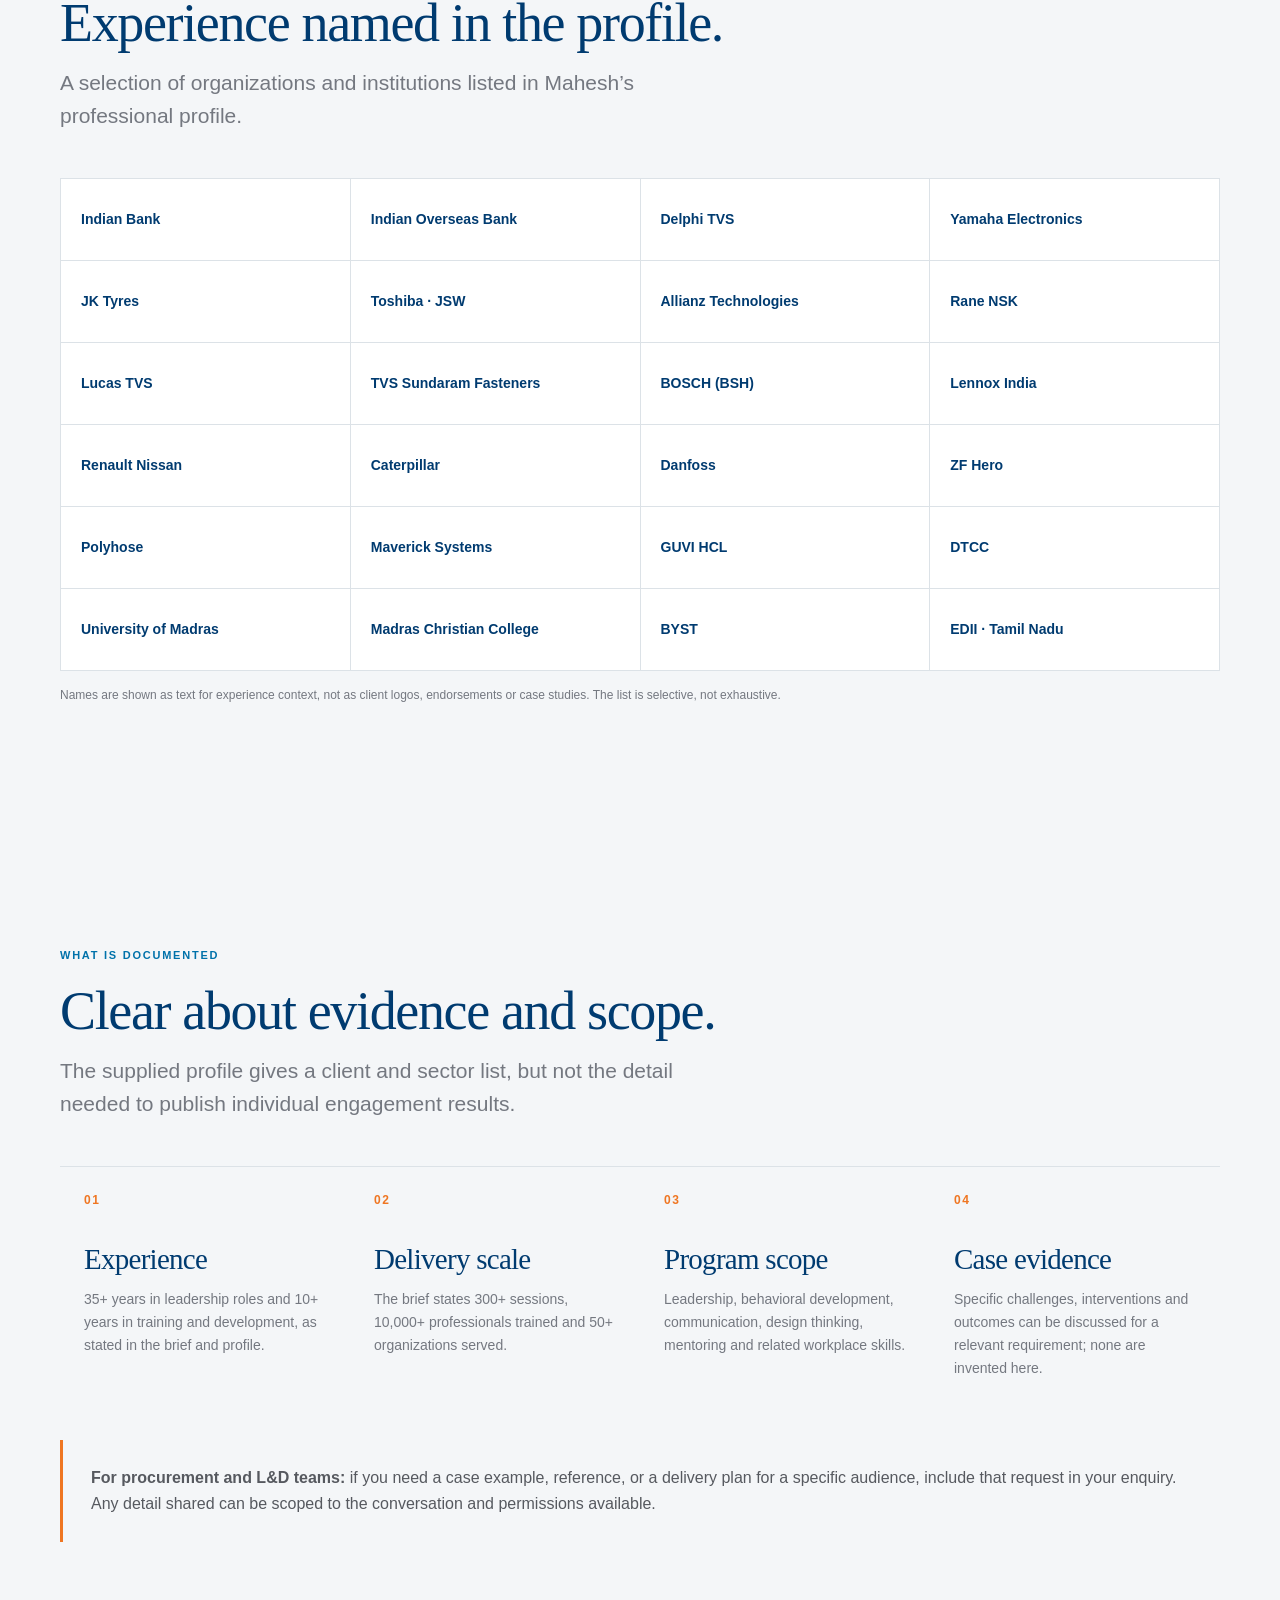
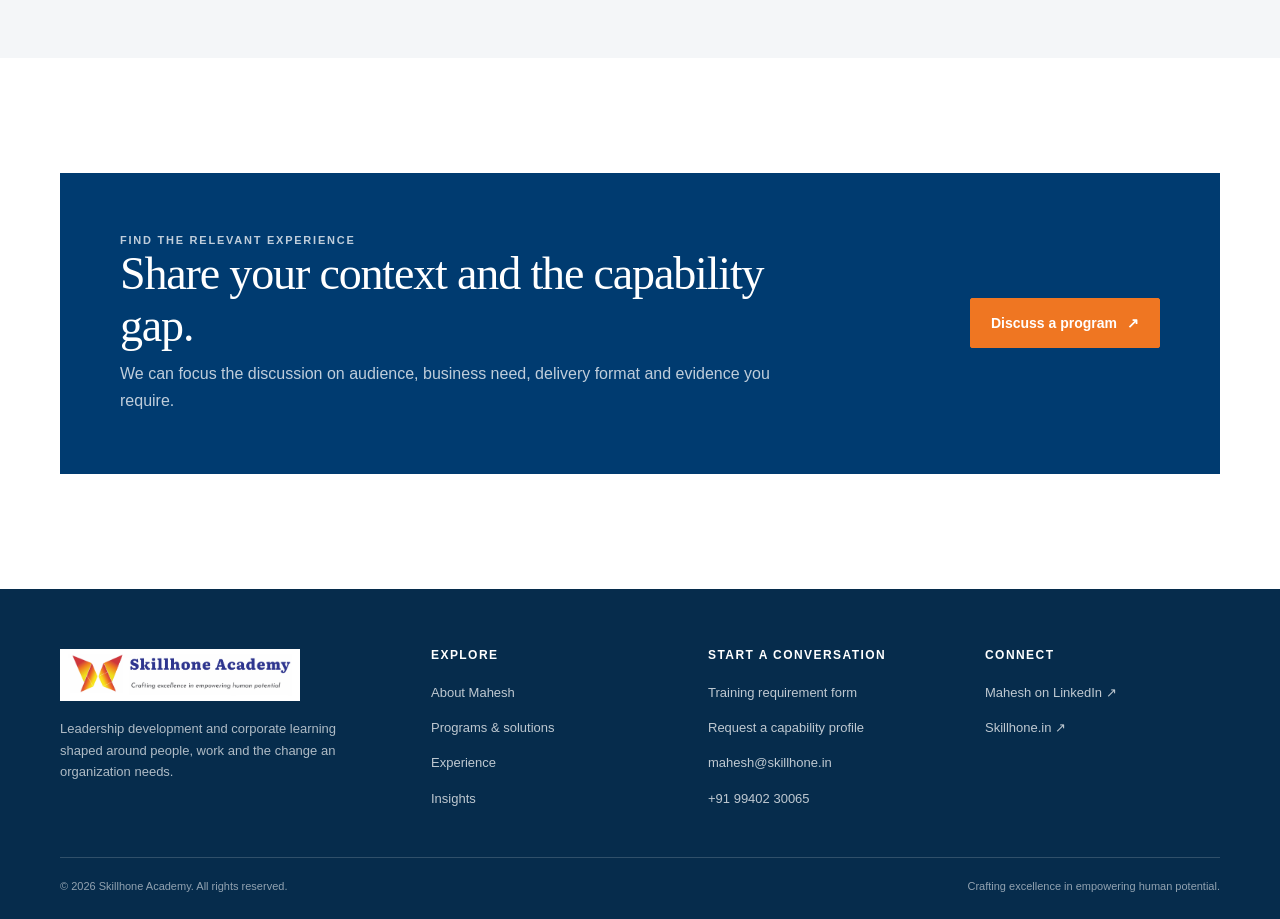
<file: impact.html>
<!doctype html>
<html lang="en">
<head>
  <meta charset="utf-8"><meta name="viewport" content="width=device-width, initial-scale=1">
  <meta name="description" content="Review Skillhone Academy's experience across manufacturing, BFSI, IT, education and services, with selected organizations named in Mahesh Krishnan's professional profile.">
  <meta name="theme-color" content="#003b70"><title>Experience &amp; Sectors | Skillhone Academy</title>
  <link rel="stylesheet" href="styles.css"><script src="site.js" defer></script>
</head>
<body>
  <a class="skip-link" href="#main">Skip to content</a>
  <header class="site-header"><div class="header-inner">
    <a class="brand" href="index.html" aria-label="Skillhone Academy home"><img src="skillhone-logo.jpg" alt="Skillhone Academy — Crafting excellence in empowering human potential"></a>
    <button class="menu-toggle" type="button" aria-expanded="false" aria-controls="primary-navigation" aria-label="Open navigation"><svg viewBox="0 0 24 24" fill="none" stroke="currentColor" stroke-width="1.8" aria-hidden="true"><path d="M3 6h18M3 12h18M3 18h18"/></svg></button>
    <nav class="main-nav" id="primary-navigation" aria-label="Main navigation"><a href="index.html">Home</a><a href="about.html">About</a><a href="programs.html">Programs</a><a href="impact.html" aria-current="page">Experience</a><a href="insights.html">Insights</a><a class="nav-cta" href="contact.html#requirement">Discuss a program</a></nav>
  </div></header>
  <main id="main">
    <section class="page-hero"><div class="container"><p class="breadcrumb"><a href="index.html">Home</a> / Experience</p><p class="eyebrow">Delivery experience</p><h1>Work across business, industry and learning.</h1><p class="lede">Mahesh’s profile describes corporate training across manufacturing and automotive, BFSI, IT and services, alongside mentoring and entrepreneurship development.</p></div></section>
    <section class="section"><div class="container">
      <div class="section-intro"><div><p class="eyebrow">Sectors represented</p><h2>Different environments. Specific learning needs.</h2><p class="lede">The sector mix below reflects the work described in the supplied profile.</p></div></div>
      <div class="impact-grid">
        <article class="sector-card"><p class="eyebrow">Manufacturing &amp; automotive</p><h3>Operational and people capability</h3><p>Leadership, communication, customer effectiveness and workplace skills for industrial and automotive organizations.</p></article>
        <article class="sector-card"><p class="eyebrow">Banking &amp; financial services</p><h3>Communication and managerial skills</h3><p>Corporate learning engagements for banking and financial services teams.</p></article>
        <article class="sector-card"><p class="eyebrow">Information technology &amp; services</p><h3>Behavioral effectiveness at work</h3><p>Training across technology, business services and partner-led corporate learning engagements.</p></article>
        <article class="sector-card"><p class="eyebrow">Education &amp; entrepreneurship</p><h3>Mentoring, learning and development</h3><p>Work includes colleges, educational institutions and entrepreneurship development initiatives.</p></article>
      </div>
    </div></section>
    <section class="section section-cloud"><div class="container">
      <div class="section-intro"><div><p class="eyebrow">Selected organizations</p><h2>Experience named in the profile.</h2><p class="lede">A selection of organizations and institutions listed in Mahesh’s professional profile.</p></div></div>
      <div class="logo-wall" aria-label="Selected organizations named in the supplied profile">
        <div class="logo-name">Indian Bank</div><div class="logo-name">Indian Overseas Bank</div><div class="logo-name">Delphi TVS</div><div class="logo-name">Yamaha Electronics</div>
        <div class="logo-name">JK Tyres</div><div class="logo-name">Toshiba · JSW</div><div class="logo-name">Allianz Technologies</div><div class="logo-name">Rane NSK</div>
        <div class="logo-name">Lucas TVS</div><div class="logo-name">TVS Sundaram Fasteners</div><div class="logo-name">BOSCH (BSH)</div><div class="logo-name">Lennox India</div>
        <div class="logo-name">Renault Nissan</div><div class="logo-name">Caterpillar</div><div class="logo-name">Danfoss</div><div class="logo-name">ZF Hero</div>
        <div class="logo-name">Polyhose</div><div class="logo-name">Maverick Systems</div><div class="logo-name">GUVI HCL</div><div class="logo-name">DTCC</div>
        <div class="logo-name">University of Madras</div><div class="logo-name">Madras Christian College</div><div class="logo-name">BYST</div><div class="logo-name">EDII · Tamil Nadu</div>
      </div>
      <p class="tiny-note">Names are shown as text for experience context, not as client logos, endorsements or case studies. The list is selective, not exhaustive.</p>
    </div></section>
    <section class="section section-cloud"><div class="container">
      <div class="section-intro"><div><p class="eyebrow">What is documented</p><h2>Clear about evidence and scope.</h2><p class="lede">The supplied profile gives a client and sector list, but not the detail needed to publish individual engagement results.</p></div></div>
      <div class="process-grid">
        <article class="process-step"><h3>Experience</h3><p>35+ years in leadership roles and 10+ years in training and development, as stated in the brief and profile.</p></article>
        <article class="process-step"><h3>Delivery scale</h3><p>The brief states 300+ sessions, 10,000+ professionals trained and 50+ organizations served.</p></article>
        <article class="process-step"><h3>Program scope</h3><p>Leadership, behavioral development, communication, design thinking, mentoring and related workplace skills.</p></article>
        <article class="process-step"><h3>Case evidence</h3><p>Specific challenges, interventions and outcomes can be discussed for a relevant requirement; none are invented here.</p></article>
      </div>
      <div class="evidence-note"><p><strong>For procurement and L&amp;D teams:</strong> if you need a case example, reference, or a delivery plan for a specific audience, include that request in your enquiry. Any detail shared can be scoped to the conversation and permissions available.</p></div>
    </div></section>
    <section class="section"><div class="container"><div class="cta-panel"><div><p class="eyebrow">Find the relevant experience</p><h2>Share your context and the capability gap.</h2><p>We can focus the discussion on audience, business need, delivery format and evidence you require.</p></div><a class="button button-accent" href="contact.html#requirement">Discuss a program <span aria-hidden="true">↗</span></a></div></div></section>
  </main>
  <footer class="site-footer"><div class="container"><div class="footer-top">
    <div class="footer-brand"><img class="footer-logo" src="skillhone-logo.jpg" alt="Skillhone Academy"><p>Leadership development and corporate learning shaped around people, work and the change an organization needs.</p></div>
    <div class="footer-col"><h2>Explore</h2><ul><li><a href="about.html">About Mahesh</a></li><li><a href="programs.html">Programs &amp; solutions</a></li><li><a href="impact.html">Experience</a></li><li><a href="insights.html">Insights</a></li></ul></div>
    <div class="footer-col"><h2>Start a conversation</h2><ul><li><a href="contact.html#requirement">Training requirement form</a></li><li><a href="contact.html#requirement">Request a capability profile</a></li><li><a href="mailto:mahesh@skillhone.in">mahesh@skillhone.in</a></li><li><a href="tel:+919940230065">+91 99402 30065</a></li></ul></div>
    <div class="footer-col"><h2>Connect</h2><ul><li><a href="https://www.linkedin.com/in/maheshkrishnan-7178616/" target="_blank" rel="noreferrer">Mahesh on LinkedIn ↗</a></li><li><a href="https://skillhone.in/" target="_blank" rel="noreferrer">Skillhone.in ↗</a></li></ul></div>
  </div><div class="footer-bottom"><p>© <span data-year>2026</span> Skillhone Academy. All rights reserved.</p><p>Crafting excellence in empowering human potential.</p></div></div></footer>
</body>
</html>
</file>
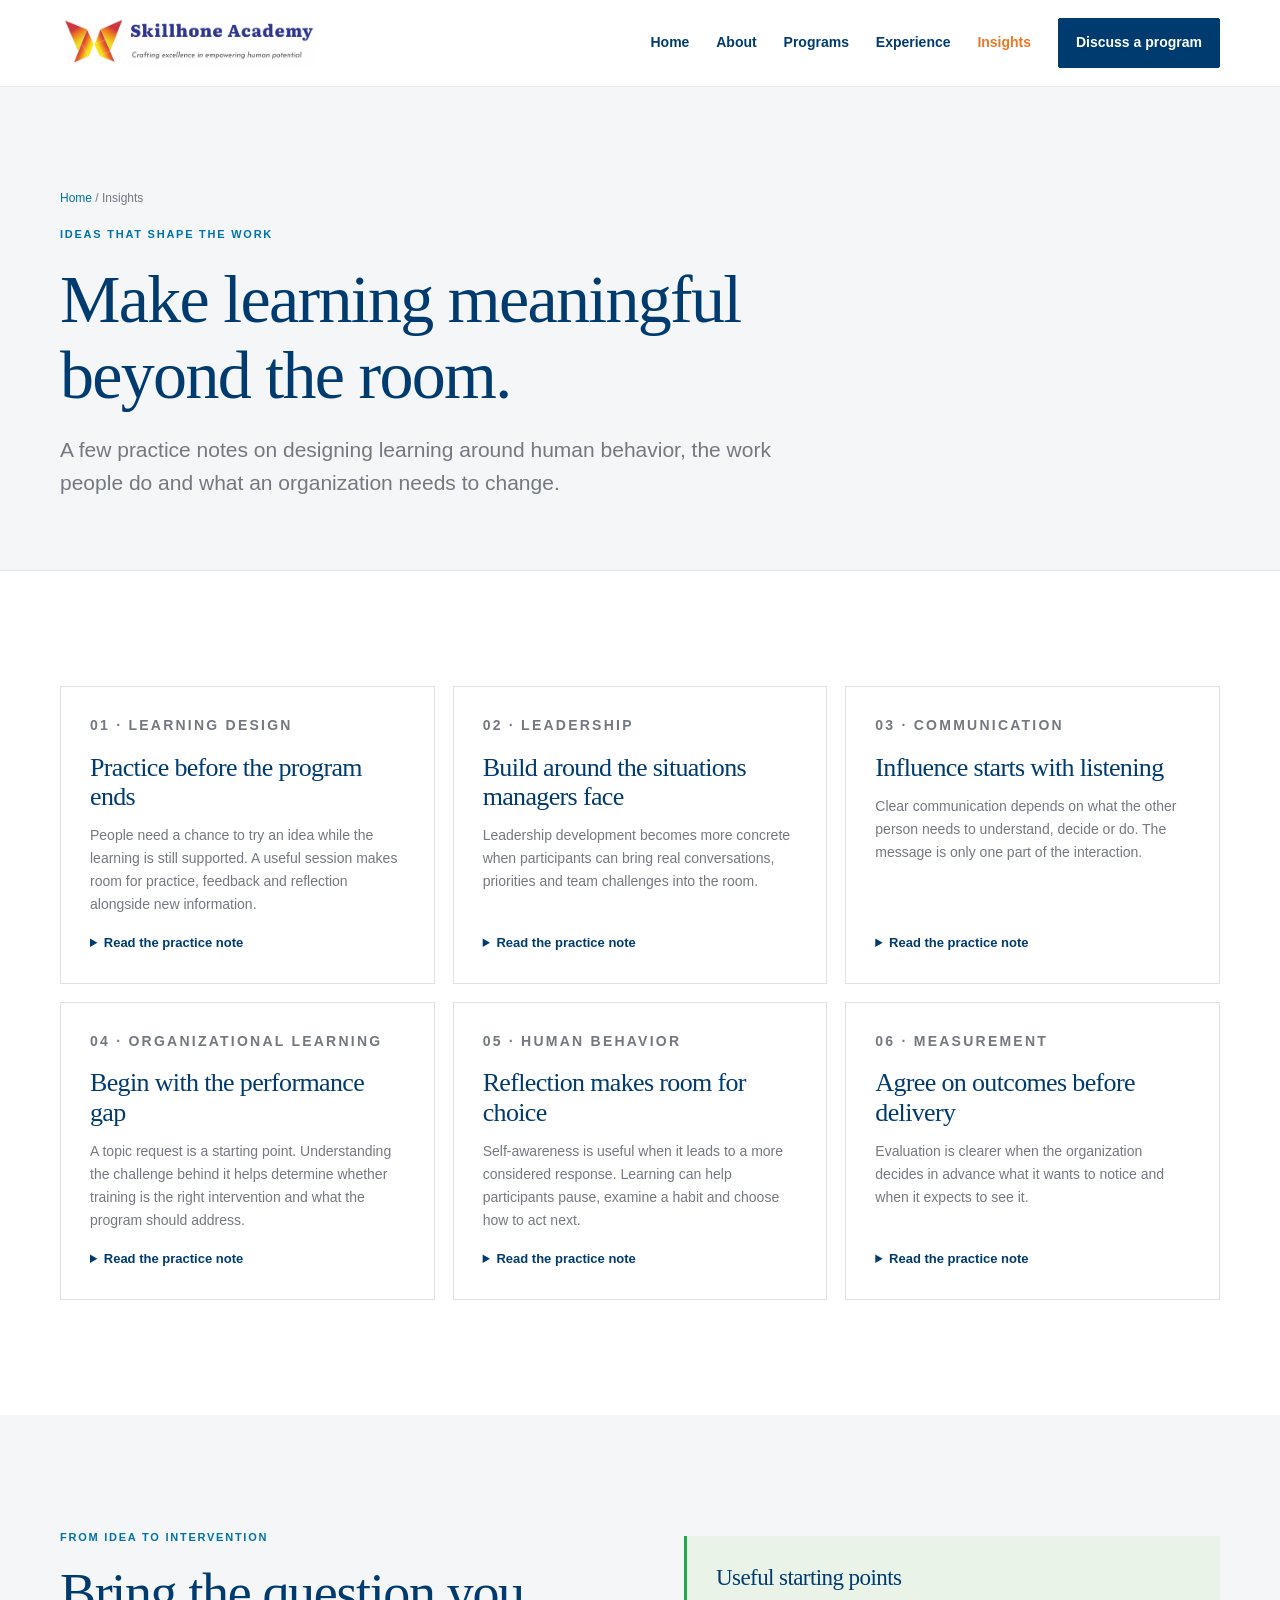
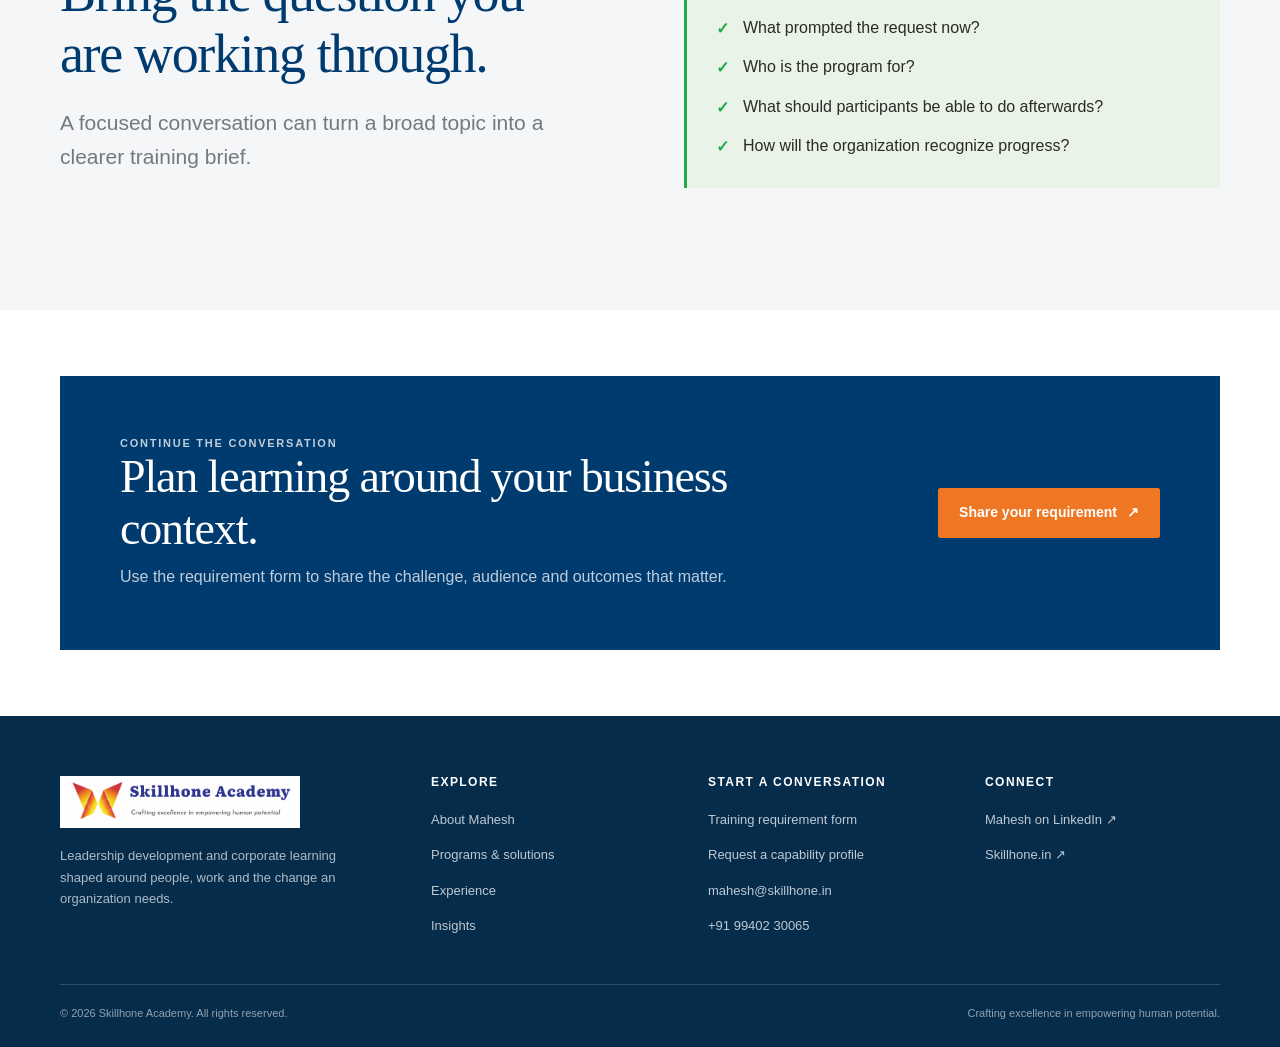
<file: insights.html>
<!doctype html>
<html lang="en">
<head>
  <meta charset="utf-8"><meta name="viewport" content="width=device-width, initial-scale=1">
  <meta name="description" content="Explore the ideas behind Skillhone Academy's practical, experiential approach to leadership, communication and workplace learning.">
  <meta name="theme-color" content="#003b70"><title>Insights &amp; Learning Practice | Skillhone Academy</title>
  <link rel="stylesheet" href="styles.css"><script src="site.js" defer></script>
</head>
<body>
  <a class="skip-link" href="#main">Skip to content</a>
  <header class="site-header"><div class="header-inner">
    <a class="brand" href="index.html" aria-label="Skillhone Academy home"><img src="skillhone-logo.jpg" alt="Skillhone Academy — Crafting excellence in empowering human potential"></a>
    <button class="menu-toggle" type="button" aria-expanded="false" aria-controls="primary-navigation" aria-label="Open navigation"><svg viewBox="0 0 24 24" fill="none" stroke="currentColor" stroke-width="1.8" aria-hidden="true"><path d="M3 6h18M3 12h18M3 18h18"/></svg></button>
    <nav class="main-nav" id="primary-navigation" aria-label="Main navigation"><a href="index.html">Home</a><a href="about.html">About</a><a href="programs.html">Programs</a><a href="impact.html">Experience</a><a href="insights.html" aria-current="page">Insights</a><a class="nav-cta" href="contact.html#requirement">Discuss a program</a></nav>
  </div></header>
  <main id="main">
    <section class="page-hero"><div class="container"><p class="breadcrumb"><a href="index.html">Home</a> / Insights</p><p class="eyebrow">Ideas that shape the work</p><h1>Make learning meaningful beyond the room.</h1><p class="lede">A few practice notes on designing learning around human behavior, the work people do and what an organization needs to change.</p></div></section>
    <section class="section"><div class="container">
      <div class="card-grid">
        <article class="note-card"><p class="eyebrow">01 · Learning design</p><h2>Practice before the program ends</h2><p>People need a chance to try an idea while the learning is still supported. A useful session makes room for practice, feedback and reflection alongside new information.</p><details><summary>Read the practice note</summary><p>Role-play, group problem solving and short workplace scenarios help connect concepts to decisions participants will make later. The activity should fit the learning outcome; activity for its own sake adds little.</p></details></article>
        <article class="note-card"><p class="eyebrow">02 · Leadership</p><h2>Build around the situations managers face</h2><p>Leadership development becomes more concrete when participants can bring real conversations, priorities and team challenges into the room.</p><details><summary>Read the practice note</summary><p>Start with the responsibilities and relationships managers actually hold. Then build in time to reflect on choices, practice a different response and name one application to carry back to work.</p></details></article>
        <article class="note-card"><p class="eyebrow">03 · Communication</p><h2>Influence starts with listening</h2><p>Clear communication depends on what the other person needs to understand, decide or do. The message is only one part of the interaction.</p><details><summary>Read the practice note</summary><p>Exercises in listening, reframing and narrative can help people notice how intent, context and behavior affect a conversation. Participants can then practice adapting their approach to the audience and situation.</p></details></article>
        <article class="note-card"><p class="eyebrow">04 · Organizational learning</p><h2>Begin with the performance gap</h2><p>A topic request is a starting point. Understanding the challenge behind it helps determine whether training is the right intervention and what the program should address.</p><details><summary>Read the practice note</summary><p>Useful questions include: what is happening now, what should be happening, who needs to act differently, and what else in the work environment may support or obstruct change?</p></details></article>
        <article class="note-card"><p class="eyebrow">05 · Human behavior</p><h2>Reflection makes room for choice</h2><p>Self-awareness is useful when it leads to a more considered response. Learning can help participants pause, examine a habit and choose how to act next.</p><details><summary>Read the practice note</summary><p>Activities should be respectful and relevant to adults at work. The facilitator’s role is to support reflection and learning, while keeping the focus on practical behavior and work relationships.</p></details></article>
        <article class="note-card"><p class="eyebrow">06 · Measurement</p><h2>Agree on outcomes before delivery</h2><p>Evaluation is clearer when the organization decides in advance what it wants to notice and when it expects to see it.</p><details><summary>Read the practice note</summary><p>Learning checks, participant reflection, manager observation and later follow-up answer different questions. Select measures that fit the desired outcome, practical constraints and time horizon.</p></details></article>
      </div>
    </div></section>
    <section class="section section-cloud"><div class="container split">
      <div><p class="eyebrow">From idea to intervention</p><h2>Bring the question you are working through.</h2><p class="lede">A focused conversation can turn a broad topic into a clearer training brief.</p></div>
      <div class="delivery-box"><h3>Useful starting points</h3><ul class="check-list"><li>What prompted the request now?</li><li>Who is the program for?</li><li>What should participants be able to do afterwards?</li><li>How will the organization recognize progress?</li></ul></div>
    </div></section>
    <section class="section compact"><div class="container"><div class="cta-panel"><div><p class="eyebrow">Continue the conversation</p><h2>Plan learning around your business context.</h2><p>Use the requirement form to share the challenge, audience and outcomes that matter.</p></div><a class="button button-accent" href="contact.html#requirement">Share your requirement <span aria-hidden="true">↗</span></a></div></div></section>
  </main>
  <footer class="site-footer"><div class="container"><div class="footer-top">
    <div class="footer-brand"><img class="footer-logo" src="skillhone-logo.jpg" alt="Skillhone Academy"><p>Leadership development and corporate learning shaped around people, work and the change an organization needs.</p></div>
    <div class="footer-col"><h2>Explore</h2><ul><li><a href="about.html">About Mahesh</a></li><li><a href="programs.html">Programs &amp; solutions</a></li><li><a href="impact.html">Experience</a></li><li><a href="insights.html">Insights</a></li></ul></div>
    <div class="footer-col"><h2>Start a conversation</h2><ul><li><a href="contact.html#requirement">Training requirement form</a></li><li><a href="contact.html#requirement">Request a capability profile</a></li><li><a href="mailto:mahesh@skillhone.in">mahesh@skillhone.in</a></li><li><a href="tel:+919940230065">+91 99402 30065</a></li></ul></div>
    <div class="footer-col"><h2>Connect</h2><ul><li><a href="https://www.linkedin.com/in/maheshkrishnan-7178616/" target="_blank" rel="noreferrer">Mahesh on LinkedIn ↗</a></li><li><a href="https://skillhone.in/" target="_blank" rel="noreferrer">Skillhone.in ↗</a></li></ul></div>
  </div><div class="footer-bottom"><p>© <span data-year>2026</span> Skillhone Academy. All rights reserved.</p><p>Crafting excellence in empowering human potential.</p></div></div></footer>
</body>
</html>
</file>
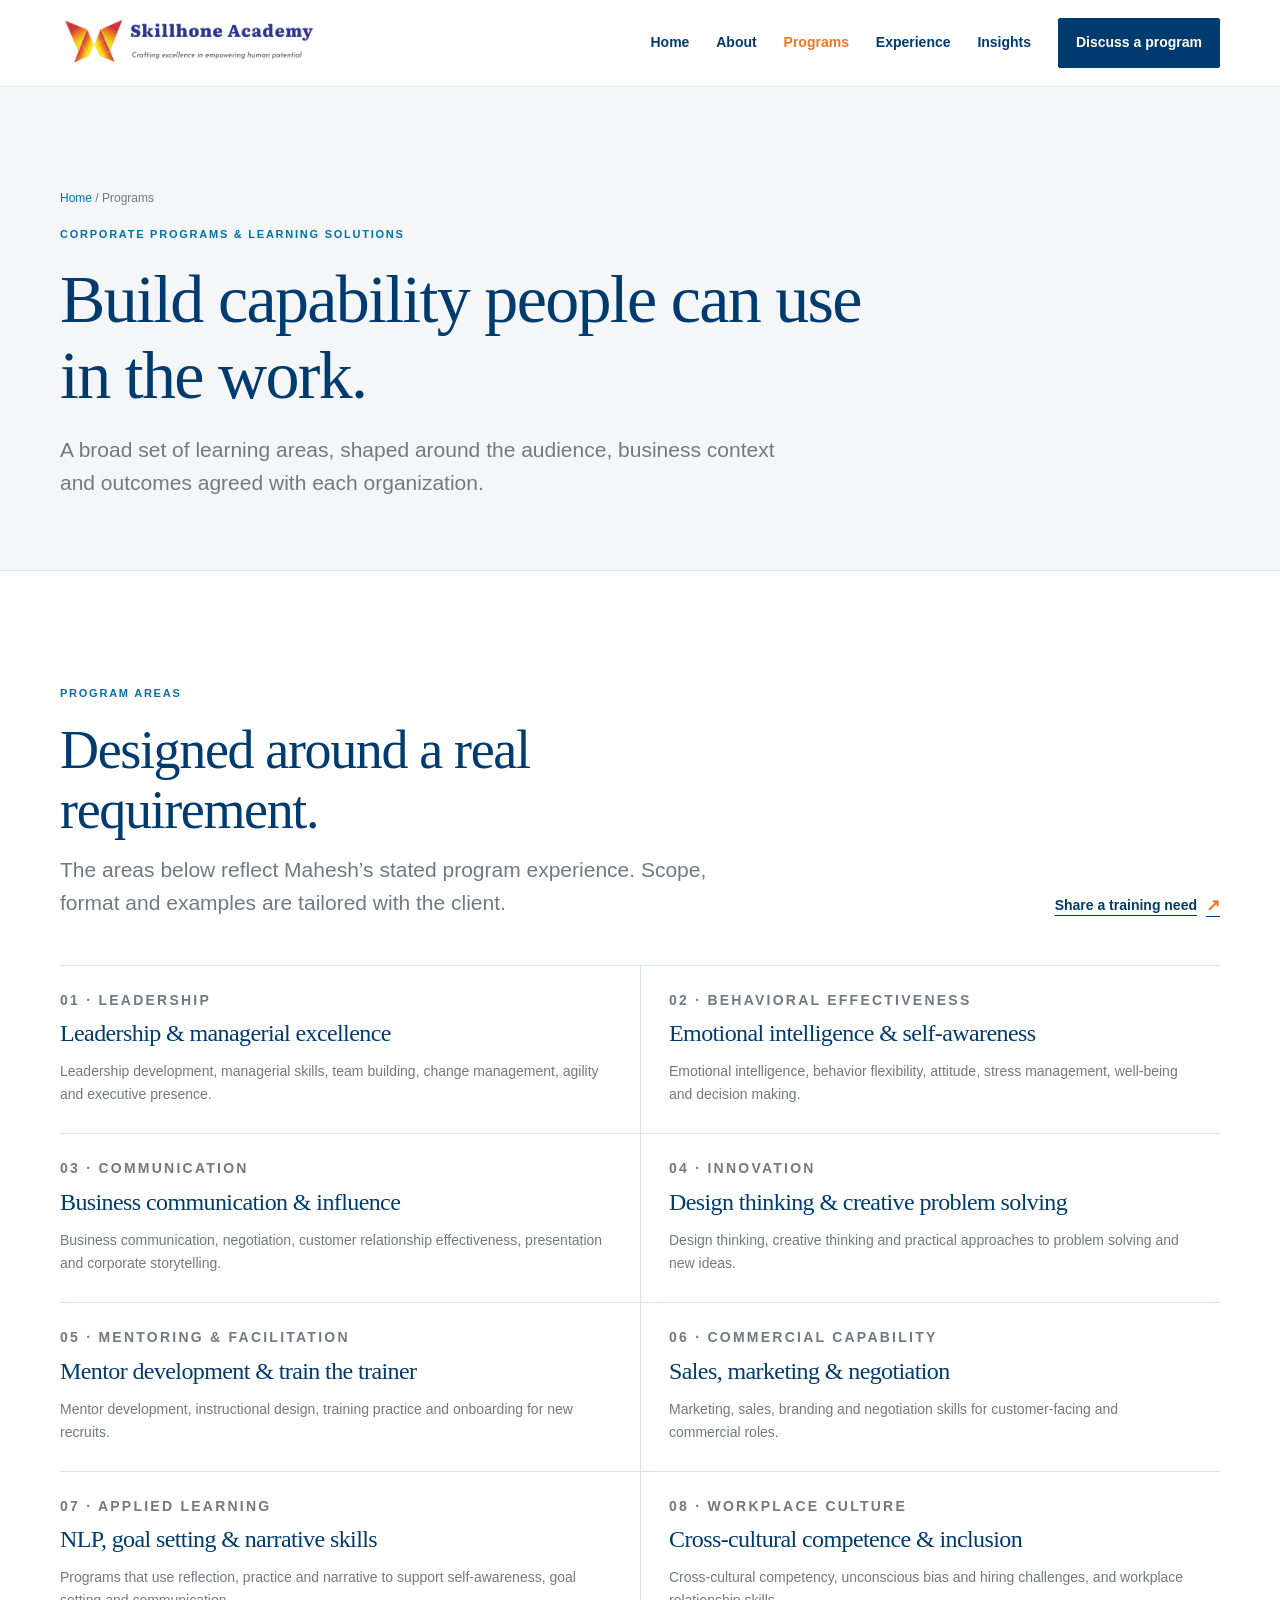
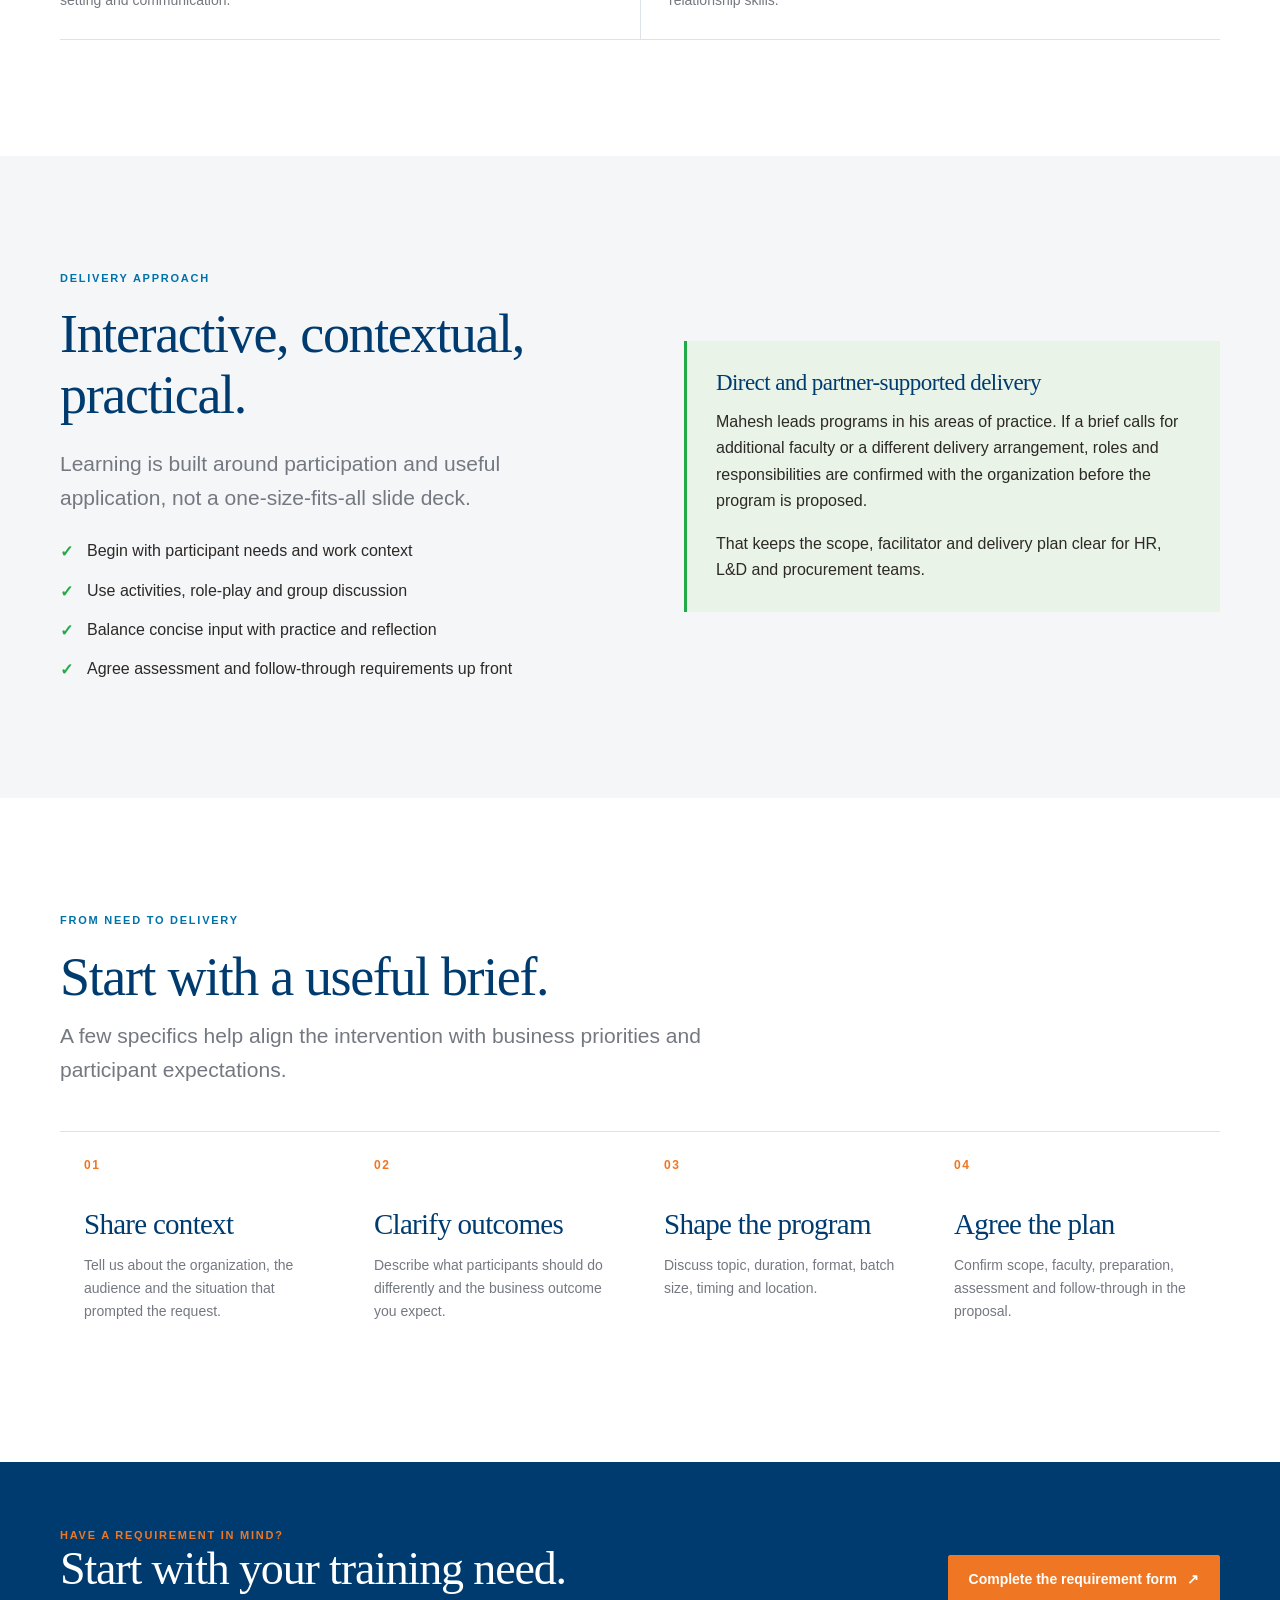
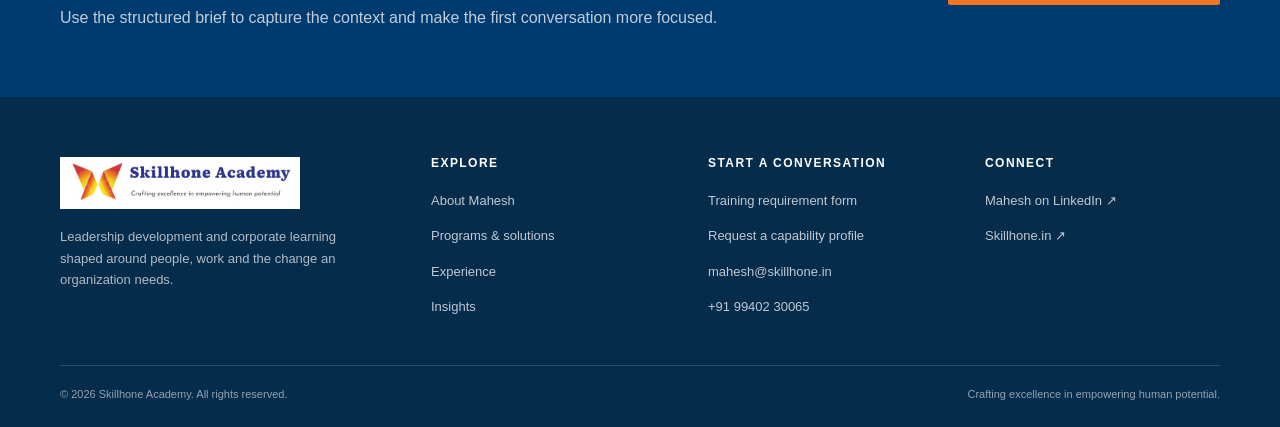
<file: programs.html>
<!doctype html>
<html lang="en">
<head>
  <meta charset="utf-8"><meta name="viewport" content="width=device-width, initial-scale=1">
  <meta name="description" content="Explore Skillhone Academy's corporate training and development programs in leadership, communication, behavioral effectiveness, design thinking and more.">
  <meta name="theme-color" content="#003b70"><title>Programs &amp; Solutions | Skillhone Academy</title>
  <link rel="stylesheet" href="styles.css"><script src="site.js" defer></script>
</head>
<body>
  <a class="skip-link" href="#main">Skip to content</a>
  <header class="site-header"><div class="header-inner">
    <a class="brand" href="index.html" aria-label="Skillhone Academy home"><img src="skillhone-logo.jpg" alt="Skillhone Academy — Crafting excellence in empowering human potential"></a>
    <button class="menu-toggle" type="button" aria-expanded="false" aria-controls="primary-navigation" aria-label="Open navigation"><svg viewBox="0 0 24 24" fill="none" stroke="currentColor" stroke-width="1.8" aria-hidden="true"><path d="M3 6h18M3 12h18M3 18h18"/></svg></button>
    <nav class="main-nav" id="primary-navigation" aria-label="Main navigation"><a href="index.html">Home</a><a href="about.html">About</a><a href="programs.html" aria-current="page">Programs</a><a href="impact.html">Experience</a><a href="insights.html">Insights</a><a class="nav-cta" href="contact.html#requirement">Discuss a program</a></nav>
  </div></header>
  <main id="main">
    <section class="page-hero"><div class="container"><p class="breadcrumb"><a href="index.html">Home</a> / Programs</p><p class="eyebrow">Corporate programs &amp; learning solutions</p><h1>Build capability people can use in the work.</h1><p class="lede">A broad set of learning areas, shaped around the audience, business context and outcomes agreed with each organization.</p></div></section>
    <section class="section"><div class="container">
      <div class="section-intro"><div><p class="eyebrow">Program areas</p><h2>Designed around a real requirement.</h2><p class="lede">The areas below reflect Mahesh’s stated program experience. Scope, format and examples are tailored with the client.</p></div><a class="text-link" href="contact.html#requirement">Share a training need</a></div>
      <div class="program-area">
        <article><p class="eyebrow">01 · Leadership</p><h3>Leadership &amp; managerial excellence</h3><p>Leadership development, managerial skills, team building, change management, agility and executive presence.</p></article>
        <article><p class="eyebrow">02 · Behavioral effectiveness</p><h3>Emotional intelligence &amp; self-awareness</h3><p>Emotional intelligence, behavior flexibility, attitude, stress management, well-being and decision making.</p></article>
        <article><p class="eyebrow">03 · Communication</p><h3>Business communication &amp; influence</h3><p>Business communication, negotiation, customer relationship effectiveness, presentation and corporate storytelling.</p></article>
        <article><p class="eyebrow">04 · Innovation</p><h3>Design thinking &amp; creative problem solving</h3><p>Design thinking, creative thinking and practical approaches to problem solving and new ideas.</p></article>
        <article><p class="eyebrow">05 · Mentoring &amp; facilitation</p><h3>Mentor development &amp; train the trainer</h3><p>Mentor development, instructional design, training practice and onboarding for new recruits.</p></article>
        <article><p class="eyebrow">06 · Commercial capability</p><h3>Sales, marketing &amp; negotiation</h3><p>Marketing, sales, branding and negotiation skills for customer-facing and commercial roles.</p></article>
        <article><p class="eyebrow">07 · Applied learning</p><h3>NLP, goal setting &amp; narrative skills</h3><p>Programs that use reflection, practice and narrative to support self-awareness, goal setting and communication.</p></article>
        <article><p class="eyebrow">08 · Workplace culture</p><h3>Cross-cultural competence &amp; inclusion</h3><p>Cross-cultural competency, unconscious bias and hiring challenges, and workplace relationship skills.</p></article>
      </div>
    </div></section>
    <section class="section section-cloud"><div class="container split">
      <div><p class="eyebrow">Delivery approach</p><h2>Interactive, contextual, practical.</h2><p class="lede">Learning is built around participation and useful application, not a one-size-fits-all slide deck.</p><ul class="check-list"><li>Begin with participant needs and work context</li><li>Use activities, role-play and group discussion</li><li>Balance concise input with practice and reflection</li><li>Agree assessment and follow-through requirements up front</li></ul></div>
      <div class="delivery-box"><h3>Direct and partner-supported delivery</h3><p>Mahesh leads programs in his areas of practice. If a brief calls for additional faculty or a different delivery arrangement, roles and responsibilities are confirmed with the organization before the program is proposed.</p><p>That keeps the scope, facilitator and delivery plan clear for HR, L&amp;D and procurement teams.</p></div>
    </div></section>
    <section class="section"><div class="container">
      <div class="section-intro"><div><p class="eyebrow">From need to delivery</p><h2>Start with a useful brief.</h2><p class="lede">A few specifics help align the intervention with business priorities and participant expectations.</p></div></div>
      <div class="process-grid">
        <article class="process-step"><h3>Share context</h3><p>Tell us about the organization, the audience and the situation that prompted the request.</p></article>
        <article class="process-step"><h3>Clarify outcomes</h3><p>Describe what participants should do differently and the business outcome you expect.</p></article>
        <article class="process-step"><h3>Shape the program</h3><p>Discuss topic, duration, format, batch size, timing and location.</p></article>
        <article class="process-step"><h3>Agree the plan</h3><p>Confirm scope, faculty, preparation, assessment and follow-through in the proposal.</p></article>
      </div>
    </div></section>
    <section class="section compact section-blue"><div class="container"><div class="cta-panel" style="background:transparent;padding:0"><div><p class="eyebrow">Have a requirement in mind?</p><h2>Start with your training need.</h2><p>Use the structured brief to capture the context and make the first conversation more focused.</p></div><a class="button button-accent" href="contact.html#requirement">Complete the requirement form <span aria-hidden="true">↗</span></a></div></div></section>
  </main>
  <footer class="site-footer"><div class="container"><div class="footer-top">
    <div class="footer-brand"><img class="footer-logo" src="skillhone-logo.jpg" alt="Skillhone Academy"><p>Leadership development and corporate learning shaped around people, work and the change an organization needs.</p></div>
    <div class="footer-col"><h2>Explore</h2><ul><li><a href="about.html">About Mahesh</a></li><li><a href="programs.html">Programs &amp; solutions</a></li><li><a href="impact.html">Experience</a></li><li><a href="insights.html">Insights</a></li></ul></div>
    <div class="footer-col"><h2>Start a conversation</h2><ul><li><a href="contact.html#requirement">Training requirement form</a></li><li><a href="contact.html#requirement">Request a capability profile</a></li><li><a href="mailto:mahesh@skillhone.in">mahesh@skillhone.in</a></li><li><a href="tel:+919940230065">+91 99402 30065</a></li></ul></div>
    <div class="footer-col"><h2>Connect</h2><ul><li><a href="https://www.linkedin.com/in/maheshkrishnan-7178616/" target="_blank" rel="noreferrer">Mahesh on LinkedIn ↗</a></li><li><a href="https://skillhone.in/" target="_blank" rel="noreferrer">Skillhone.in ↗</a></li></ul></div>
  </div><div class="footer-bottom"><p>© <span data-year>2026</span> Skillhone Academy. All rights reserved.</p><p>Crafting excellence in empowering human potential.</p></div></div></footer>
</body>
</html>
</file>
<file: styles.css>
:root {
  --navy: #003b70;
  --blue: #0072aa;
  --orange: #ef7622;
  --green: #21aa47;
  --green-soft: #e9f3e8;
  --ink: #2d2926;
  --muted: #747880;
  --line: #dce2e7;
  --cloud: #f4f6f8;
  --white: #fff;
  --serif: Georgia, 'Times New Roman', serif;
  --sans: 'Aptos', 'Segoe UI', Arial, sans-serif;
  --content: 1160px;
  --shadow: 0 18px 44px rgba(0, 35, 67, .11);
}

* { box-sizing: border-box; }
html { scroll-behavior: smooth; scroll-padding-top: 100px; }
body { margin: 0; color: var(--ink); background: var(--white); font: 16px/1.65 var(--sans); -webkit-font-smoothing: antialiased; }
img { display: block; max-width: 100%; }
a { color: inherit; }
button, input, select, textarea { font: inherit; }
button, a { -webkit-tap-highlight-color: transparent; }
::selection { color: var(--white); background: var(--blue); }

.skip-link { position: fixed; z-index: 1000; top: 8px; left: 8px; padding: 10px 14px; transform: translateY(-150%); background: var(--white); color: var(--navy); border: 2px solid var(--orange); }
.skip-link:focus { transform: translateY(0); }
.site-header { position: sticky; z-index: 50; top: 0; background: rgba(255,255,255,.97); border-bottom: 1px solid rgba(0,59,112,.1); backdrop-filter: blur(12px); }
.header-inner { width: min(var(--content), calc(100% - 48px)); min-height: 86px; margin: auto; display: flex; align-items: center; justify-content: space-between; gap: 30px; }
.brand { flex: 0 1 255px; display: inline-flex; align-items: center; }
.brand img { width: 100%; height: auto; }
.main-nav { display: flex; align-items: center; gap: clamp(14px, 2.1vw, 30px); }
.main-nav a { text-decoration: none; color: var(--navy); font-size: 14px; font-weight: 600; transition: color .18s ease; }
.main-nav a:hover, .main-nav a[aria-current="page"] { color: var(--orange); }
.main-nav .nav-cta { padding: 12px 17px; color: var(--white); background: var(--navy); border: 1px solid var(--navy); border-radius: 2px; }
.main-nav .nav-cta:hover { color: var(--white); background: var(--blue); border-color: var(--blue); }
.menu-toggle { display: none; padding: 10px; border: 1px solid var(--line); border-radius: 2px; color: var(--navy); background: var(--white); cursor: pointer; }
.menu-toggle svg { display: block; width: 22px; height: 22px; }

.container { width: min(var(--content), calc(100% - 48px)); margin-inline: auto; }
.section { padding: clamp(72px, 9vw, 120px) 0; }
.section.compact { padding: 66px 0; }
.section-cloud { background: var(--cloud); }
.section-blue { color: var(--white); background: var(--navy); }
.eyebrow { margin: 0 0 18px; color: var(--blue); font-size: 11px; line-height: 1.4; font-weight: 800; letter-spacing: .16em; text-transform: uppercase; }
.section-blue .eyebrow, .hero .eyebrow { color: var(--orange); }
h1, h2, h3, p { margin-top: 0; }
h1, h2, h3 { color: var(--navy); font-family: var(--serif); font-weight: 500; letter-spacing: -.025em; line-height: 1.12; }
h1 { font-size: clamp(44px, 6vw, 76px); }
h2 { margin-bottom: 22px; font-size: clamp(34px, 4.4vw, 54px); }
h3 { margin-bottom: 13px; font-size: clamp(23px, 2.4vw, 29px); }
.section-blue h2, .section-blue h3 { color: var(--white); }
.lede { max-width: 680px; color: var(--muted); font-size: clamp(18px, 1.8vw, 21px); line-height: 1.6; }
.section-blue .lede { color: rgba(255,255,255,.78); }
.section-intro { display: flex; align-items: end; justify-content: space-between; gap: 30px; margin-bottom: 45px; }
.section-intro > div { max-width: 700px; }
.section-intro h2 { margin-bottom: 12px; }
.section-intro p:last-child { margin-bottom: 0; }
.text-link { display: inline-flex; align-items: center; gap: 9px; color: var(--navy); font-size: 14px; font-weight: 700; text-decoration-thickness: 1px; text-underline-offset: 5px; }
.text-link::after { content: '↗'; color: var(--orange); font-size: 17px; transition: transform .2s ease; }
.text-link:hover::after { transform: translate(3px, -2px); }
.section-blue .text-link { color: var(--white); }
.button { min-height: 50px; display: inline-flex; align-items: center; justify-content: center; gap: 10px; padding: 12px 20px; color: var(--white); background: var(--navy); border: 1px solid var(--navy); border-radius: 2px; font-size: 14px; font-weight: 700; text-decoration: none; transition: color .18s ease, background .18s ease, border .18s ease, transform .18s ease; }
.button:hover { transform: translateY(-2px); color: var(--white); background: var(--blue); border-color: var(--blue); }
.button-accent { color: #fff; background: var(--orange); border-color: var(--orange); }
.button-accent:hover { color: var(--white); background: #d85f13; border-color: #d85f13; }
.button-outline { color: var(--navy); background: transparent; }
.button-outline:hover { color: var(--white); }
.button-light { color: var(--navy); background: var(--white); border-color: var(--white); }
.button-light:hover { color: var(--white); background: transparent; }
.button-row { display: flex; flex-wrap: wrap; gap: 12px; margin-top: 28px; }
.orange-rule { width: 44px; height: 3px; margin: 20px 0; background: var(--orange); }

.hero { position: relative; overflow: hidden; padding: clamp(60px, 7.5vw, 104px) 0 80px; background: linear-gradient(120deg, #fff 0%, #fff 58%, #f4f6f8 58%, #f4f6f8 100%); }
.hero-grid { display: grid; grid-template-columns: 1.06fr .94fr; align-items: center; gap: clamp(40px, 8vw, 100px); }
.hero h1 { max-width: 690px; margin: 0 0 22px; }
.hero h1 span { color: var(--blue); }
.hero-copy { max-width: 640px; margin: 0; color: var(--muted); font-size: 19px; line-height: 1.65; }
.credential-line { display: flex; flex-wrap: wrap; gap: 8px 12px; margin-top: 24px; color: var(--navy); font-size: 12px; font-weight: 700; letter-spacing: .015em; }
.credential-line span { display: inline-flex; align-items: center; gap: 9px; }
.credential-line span + span::before { content: ''; width: 4px; height: 4px; background: var(--orange); border-radius: 50%; }
.hero-art { position: relative; min-height: 465px; display: flex; align-items: end; justify-content: center; padding: 30px 45px 0; }
.hero-art::before { position: absolute; content: ''; inset: 7% 0 0 9%; background: var(--green-soft); border-radius: 46% 46% 0 0; }
.hero-art::after { position: absolute; content: ''; width: 70px; height: 70px; top: 9%; left: 7%; border: 1px solid var(--orange); border-radius: 50%; }
.portrait { position: relative; z-index: 1; width: min(100%, 362px); height: 430px; object-fit: cover; object-position: center 20%; box-shadow: var(--shadow); }
.portrait-caption { position: absolute; z-index: 2; right: 0; bottom: 28px; width: min(280px, 75%); padding: 19px 22px; background: var(--white); border-left: 3px solid var(--orange); box-shadow: 0 12px 32px rgba(0,35,67,.1); }
.portrait-caption strong { display: block; color: var(--navy); font-family: var(--serif); font-size: 21px; font-weight: 500; }
.portrait-caption span { color: var(--muted); font-size: 12px; }
.hero-note { max-width: 540px; margin: 30px 0 0; color: var(--muted); font-size: 13px; }
.metric-band { padding: 0; color: var(--white); background: var(--navy); }
.metrics { display: grid; grid-template-columns: repeat(5, 1fr); align-items: stretch; }
.metric { padding: 27px 24px; border-right: 1px solid rgba(255,255,255,.17); }
.metric:first-child { border-left: 1px solid rgba(255,255,255,.17); }
.metric strong { display: block; margin-bottom: 3px; color: var(--white); font-family: var(--serif); font-size: clamp(29px, 3.4vw, 40px); font-weight: 500; letter-spacing: -.03em; }
.metric span { color: rgba(255,255,255,.72); font-size: 12px; }

.card-grid { display: grid; grid-template-columns: repeat(3, 1fr); gap: 18px; }
.card-grid.four { grid-template-columns: repeat(4, 1fr); }
.service-card, .note-card, .credential-card { min-height: 100%; padding: 29px; background: var(--white); border: 1px solid var(--line); transition: transform .22s ease, box-shadow .22s ease, border .22s ease; }
.service-card:hover, .note-card:hover, .credential-card:hover { transform: translateY(-4px); border-color: rgba(0,114,170,.38); box-shadow: var(--shadow); }
.card-index { display: flex; align-items: center; justify-content: space-between; margin-bottom: 30px; color: var(--blue); font-size: 12px; font-weight: 800; letter-spacing: .1em; }
.card-index::after { content: ''; width: 33px; height: 2px; background: var(--orange); }
.service-card p, .note-card p { margin-bottom: 0; color: var(--muted); font-size: 14px; }
.service-card h3 { font-size: 25px; }
.industry-layout { display: grid; grid-template-columns: .8fr 1.2fr; gap: 75px; align-items: start; }
.industry-list { display: grid; grid-template-columns: repeat(2, 1fr); border-top: 1px solid rgba(255,255,255,.25); }
.industry-item { padding: 23px 12px 23px 0; border-bottom: 1px solid rgba(255,255,255,.25); color: var(--white); font-family: var(--serif); font-size: 22px; }
.industry-item:nth-child(odd) { margin-right: 22px; }
.quote-block { padding: 29px 0 29px 28px; border-left: 2px solid var(--orange); color: var(--navy); font-family: var(--serif); font-size: clamp(24px, 3vw, 35px); line-height: 1.4; }
.quote-block small { display: block; margin-top: 16px; color: var(--muted); font-family: var(--sans); font-size: 12px; font-weight: 700; letter-spacing: .08em; text-transform: uppercase; }
.split { display: grid; grid-template-columns: 1fr 1fr; gap: clamp(36px, 7vw, 88px); align-items: center; }
.split-photo { position: relative; max-width: 470px; margin: auto; padding: 0 24px 24px 0; }
.split-photo::after { position: absolute; z-index: -1; right: 0; bottom: 0; width: 70%; height: 75%; content: ''; background: var(--green-soft); }
.split-photo img { width: 100%; max-height: 535px; object-fit: cover; object-position: center 20%; }
.check-list { display: grid; gap: 13px; margin: 24px 0 0; padding: 0; list-style: none; }
.check-list li { position: relative; padding-left: 27px; }
.check-list li::before { position: absolute; top: 1px; left: 0; color: var(--green); content: '✓'; font-weight: 800; }
.logo-wall { display: grid; grid-template-columns: repeat(4, 1fr); border-top: 1px solid var(--line); border-left: 1px solid var(--line); }
.logo-name { min-height: 82px; display: flex; align-items: center; padding: 17px 20px; color: var(--navy); background: var(--white); border-right: 1px solid var(--line); border-bottom: 1px solid var(--line); font-size: 14px; font-weight: 700; }
.tiny-note { margin-top: 15px; color: var(--muted); font-size: 12px; }
.cta-panel { display: grid; grid-template-columns: 1fr auto; align-items: center; gap: 30px; padding: clamp(30px, 5vw, 60px); color: var(--white); background: var(--navy); }
.cta-panel h2 { max-width: 700px; margin-bottom: 10px; color: var(--white); font-size: clamp(31px, 4vw, 46px); }
.cta-panel p { max-width: 700px; margin-bottom: 0; color: rgba(255,255,255,.75); }
.page-hero { padding: clamp(65px, 8vw, 105px) 0 70px; background: var(--cloud); border-bottom: 1px solid var(--line); }
.page-hero h1 { max-width: 850px; margin-bottom: 20px; font-size: clamp(42px, 5.5vw, 68px); }
.page-hero .lede { max-width: 750px; margin-bottom: 0; }
.breadcrumb { margin-bottom: 18px; color: var(--muted); font-size: 12px; }
.breadcrumb a { color: var(--blue); text-decoration: none; }
.bio-copy p { color: #55585d; }
.bio-copy p:last-child { margin-bottom: 0; }
.credential-list { display: grid; grid-template-columns: repeat(2, 1fr); gap: 12px; }
.credential-card { padding: 21px; }
.credential-card strong { display: block; margin-bottom: 5px; color: var(--navy); font-family: var(--serif); font-size: 19px; font-weight: 500; }
.credential-card span { color: var(--muted); font-size: 13px; }
.cert-list { columns: 2; column-gap: 50px; padding-left: 19px; }
.cert-list li { break-inside: avoid; margin: 0 0 11px; padding-left: 5px; }
.process-grid { display: grid; grid-template-columns: repeat(4, 1fr); gap: 0; counter-reset: process; }
.process-step { padding: 24px; border-top: 1px solid var(--line); counter-increment: process; }
.process-step::before { content: '0' counter(process); display: block; margin-bottom: 32px; color: var(--orange); font-size: 12px; font-weight: 800; letter-spacing: .12em; }
.process-step p { margin-bottom: 0; color: var(--muted); font-size: 14px; }
.group-title { margin: 52px 0 20px; color: var(--navy); font-family: var(--serif); font-size: 27px; }
.program-area { display: grid; grid-template-columns: 1fr 1fr; border-top: 1px solid var(--line); }
.program-area article { padding: 25px 28px 27px 0; border-bottom: 1px solid var(--line); }
.program-area article:nth-child(even) { padding-left: 28px; border-left: 1px solid var(--line); }
.program-area h3 { font-size: 24px; }
.program-area p { margin-bottom: 0; color: var(--muted); font-size: 14px; }
.program-area article .eyebrow { margin-bottom: 10px; }
.delivery-box { padding: 29px; background: var(--green-soft); border-left: 3px solid var(--green); }
.delivery-box h3 { font-size: 23px; }
.delivery-box p:last-child { margin-bottom: 0; }
.section-blue .delivery-box { color: var(--ink); }
.section-blue .delivery-box h3 { color: var(--navy); }
.impact-grid { display: grid; grid-template-columns: 1fr 1fr; gap: 28px; }
.sector-card { padding: 29px; background: var(--white); border: 1px solid var(--line); }
.sector-card h3 { margin-bottom: 10px; }
.sector-card p { margin: 0; color: var(--muted); font-size: 14px; }
.client-list { display: flex; flex-wrap: wrap; gap: 9px; margin: 24px 0 0; padding: 0; list-style: none; }
.client-list li { padding: 9px 12px; color: var(--navy); background: var(--cloud); border: 1px solid var(--line); font-size: 13px; font-weight: 700; }
.evidence-note { margin-top: 35px; padding: 25px 28px; color: #56595f; background: var(--cloud); border-left: 3px solid var(--orange); }
.evidence-note p:last-child { margin-bottom: 0; }
.note-card { display: flex; flex-direction: column; align-items: flex-start; }
.note-card .eyebrow { margin-bottom: 17px; }
.note-card h2 { margin-bottom: 13px; font-size: 26px; }
.note-card details { width: 100%; margin-top: auto; padding-top: 16px; color: var(--navy); }
.note-card summary { cursor: pointer; font-size: 13px; font-weight: 700; }
.note-card details p { padding-top: 12px; }
.contact-grid { display: grid; grid-template-columns: .72fr 1.28fr; align-items: start; gap: clamp(35px, 7vw, 80px); }
.contact-info { position: sticky; top: 125px; }
.contact-method { display: block; padding: 17px 0; border-bottom: 1px solid var(--line); text-decoration: none; }
.contact-method span { display: block; margin-bottom: 4px; color: var(--muted); font-size: 11px; font-weight: 800; letter-spacing: .1em; text-transform: uppercase; }
.contact-method strong { color: var(--navy); font-size: 17px; }
.form-shell { padding: clamp(24px, 4vw, 44px); background: var(--white); border: 1px solid var(--line); box-shadow: 0 15px 45px rgba(0,35,67,.055); }
.form-shell h2 { margin: 0 0 12px; font-size: clamp(30px, 4vw, 42px); }
.form-intro { margin-bottom: 28px; color: var(--muted); font-size: 14px; }
.form-group { display: grid; grid-template-columns: repeat(2, minmax(0,1fr)); gap: 18px; padding: 27px 0; border-top: 1px solid var(--line); }
.form-group h3 { grid-column: 1 / -1; margin-bottom: 1px; font-family: var(--sans); font-size: 12px; font-weight: 800; letter-spacing: .11em; text-transform: uppercase; }
.field { display: flex; flex-direction: column; gap: 7px; }
.field.full { grid-column: 1 / -1; }
.field label { color: var(--ink); font-size: 13px; font-weight: 700; }
.field label .required { color: #b84913; }
.field input, .field select, .field textarea { width: 100%; min-height: 48px; padding: 11px 13px; color: var(--ink); background: var(--white); border: 1px solid #b9c2cb; border-radius: 1px; outline: none; }
.field textarea { min-height: 104px; resize: vertical; }
.field input:focus, .field select:focus, .field textarea:focus { border-color: var(--blue); box-shadow: 0 0 0 3px rgba(0,114,170,.12); }
.field input::placeholder, .field textarea::placeholder { color: #8b9299; }
.form-footnote { margin: 15px 0 22px; color: var(--muted); font-size: 12px; }
.form-status { min-height: 25px; margin: 16px 0 0; color: var(--navy); font-size: 13px; }
.site-footer { padding: 60px 0 24px; color: var(--white); background: #062c4c; }
.footer-top { display: grid; grid-template-columns: 1.4fr 1fr 1fr 1fr; gap: 42px; padding-bottom: 46px; }
.footer-brand { max-width: 300px; }
.footer-logo { width: 240px; margin-bottom: 17px; padding: 5px 8px; background: var(--white); }
.footer-brand p { color: rgba(255,255,255,.68); font-size: 13px; }
.footer-col h2 { margin-bottom: 16px; color: var(--white); font-family: var(--sans); font-size: 12px; font-weight: 800; letter-spacing: .12em; text-transform: uppercase; }
.footer-col ul { display: grid; gap: 9px; margin: 0; padding: 0; list-style: none; }
.footer-col a { color: rgba(255,255,255,.74); font-size: 13px; text-decoration: none; }
.footer-col a:hover { color: var(--white); text-decoration: underline; text-underline-offset: 4px; }
.footer-bottom { display: flex; align-items: center; justify-content: space-between; gap: 20px; padding-top: 19px; border-top: 1px solid rgba(255,255,255,.17); color: rgba(255,255,255,.56); font-size: 11px; }
.footer-bottom p { margin: 0; }
.footer-bottom a { color: inherit; }
.no-js .menu-toggle { display: none; }

@media (max-width: 1020px) {
  .header-inner { min-height: 78px; }
  .brand { flex-basis: 210px; }
  .main-nav { gap: 16px; }
  .main-nav a { font-size: 13px; }
  .hero-grid { gap: 40px; }
  .hero-art { min-height: 400px; padding-inline: 20px; }
  .portrait { height: 380px; }
  .card-grid.four { grid-template-columns: repeat(2, 1fr); }
  .industry-layout { gap: 40px; }
  .footer-top { grid-template-columns: 1.2fr 1fr 1fr; }
  .footer-brand { grid-row: span 2; }
}
@media (max-width: 760px) {
  html { scroll-padding-top: 80px; }
  .header-inner { width: min(var(--content), calc(100% - 32px)); min-height: 72px; }
  .brand { flex-basis: 205px; }
  .menu-toggle { display: inline-flex; align-items: center; justify-content: center; }
  .main-nav { position: absolute; top: 100%; right: 0; left: 0; display: none; align-items: stretch; gap: 0; padding: 8px 20px 18px; background: var(--white); border-bottom: 1px solid var(--line); box-shadow: 0 15px 25px rgba(0,35,67,.08); }
  .main-nav.is-open { display: flex; flex-direction: column; }
  .main-nav a { padding: 12px 6px; border-bottom: 1px solid var(--line); font-size: 14px; }
  .main-nav .nav-cta { margin-top: 12px; padding: 12px 15px; text-align: center; }
  .container { width: min(var(--content), calc(100% - 32px)); }
  .section { padding: 68px 0; }
  .section-intro { display: block; margin-bottom: 32px; }
  .section-intro .text-link { margin-top: 18px; }
  .hero { padding: 56px 0 57px; background: linear-gradient(155deg, #fff 0 63%, #f4f6f8 63% 100%); }
  .hero-grid { grid-template-columns: 1fr; gap: 34px; }
  .hero h1 { max-width: 640px; font-size: clamp(43px, 11vw, 62px); }
  .hero-copy { font-size: 17px; }
  .hero-art { min-height: 380px; padding-inline: 28px; }
  .portrait { width: min(88%, 320px); height: 365px; }
  .portrait-caption { right: 2px; bottom: 17px; }
  .metric-band { padding: 8px 0; }
  .metrics { grid-template-columns: repeat(2, 1fr); }
  .metric, .metric:first-child { padding: 18px 12px; border-left: 0; border-right: 0; border-bottom: 1px solid rgba(255,255,255,.15); }
  .metric strong { font-size: 32px; }
  .metric span { font-size: 11px; }
  .metric:last-child { grid-column: 1 / -1; }
  .card-grid, .card-grid.four { grid-template-columns: 1fr; }
  .service-card, .note-card { padding: 24px; }
  .card-index { margin-bottom: 22px; }
  .industry-layout, .split { grid-template-columns: 1fr; gap: 38px; }
  .industry-item { font-size: 19px; }
  .quote-block { font-size: 27px; }
  .cta-panel { grid-template-columns: 1fr; gap: 23px; }
  .cta-panel .button { justify-self: start; }
  .page-hero { padding: 56px 0 54px; }
  .page-hero h1 { font-size: clamp(42px, 10vw, 58px); }
  .credential-list { grid-template-columns: 1fr; }
  .cert-list { columns: 1; }
  .process-grid { grid-template-columns: repeat(2, 1fr); }
  .process-step { padding: 21px 16px 21px 0; }
  .process-step:nth-child(even) { padding-left: 16px; }
  .impact-grid { grid-template-columns: 1fr; }
  .logo-wall { grid-template-columns: repeat(2, 1fr); }
  .logo-name { min-height: 70px; padding: 14px; font-size: 13px; }
  .program-area { grid-template-columns: 1fr; }
  .program-area article, .program-area article:nth-child(even) { padding: 22px 0; border-left: 0; }
  .contact-grid { grid-template-columns: 1fr; gap: 34px; }
  .contact-info { position: static; }
  .form-group { grid-template-columns: 1fr; gap: 16px; }
  .field.full, .form-group h3 { grid-column: auto; }
  .footer-top { grid-template-columns: repeat(2, 1fr); gap: 34px 20px; }
  .footer-brand { grid-column: 1 / -1; grid-row: auto; }
  .footer-bottom { align-items: flex-start; flex-direction: column; gap: 7px; }
}
@media (max-width: 400px) {
  .brand { flex-basis: 175px; }
  .credential-line { display: grid; gap: 8px; }
  .credential-line span + span::before { display: none; }
  .process-grid { grid-template-columns: 1fr; }
  .process-step, .process-step:nth-child(even) { padding: 18px 0; }
  .footer-top { grid-template-columns: 1fr; }
  .footer-brand { grid-column: auto; }
}
@media (prefers-reduced-motion: reduce) {
  *, *::before, *::after { scroll-behavior: auto !important; transition-duration: .01ms !important; animation-duration: .01ms !important; animation-iteration-count: 1 !important; }
}
</file>
